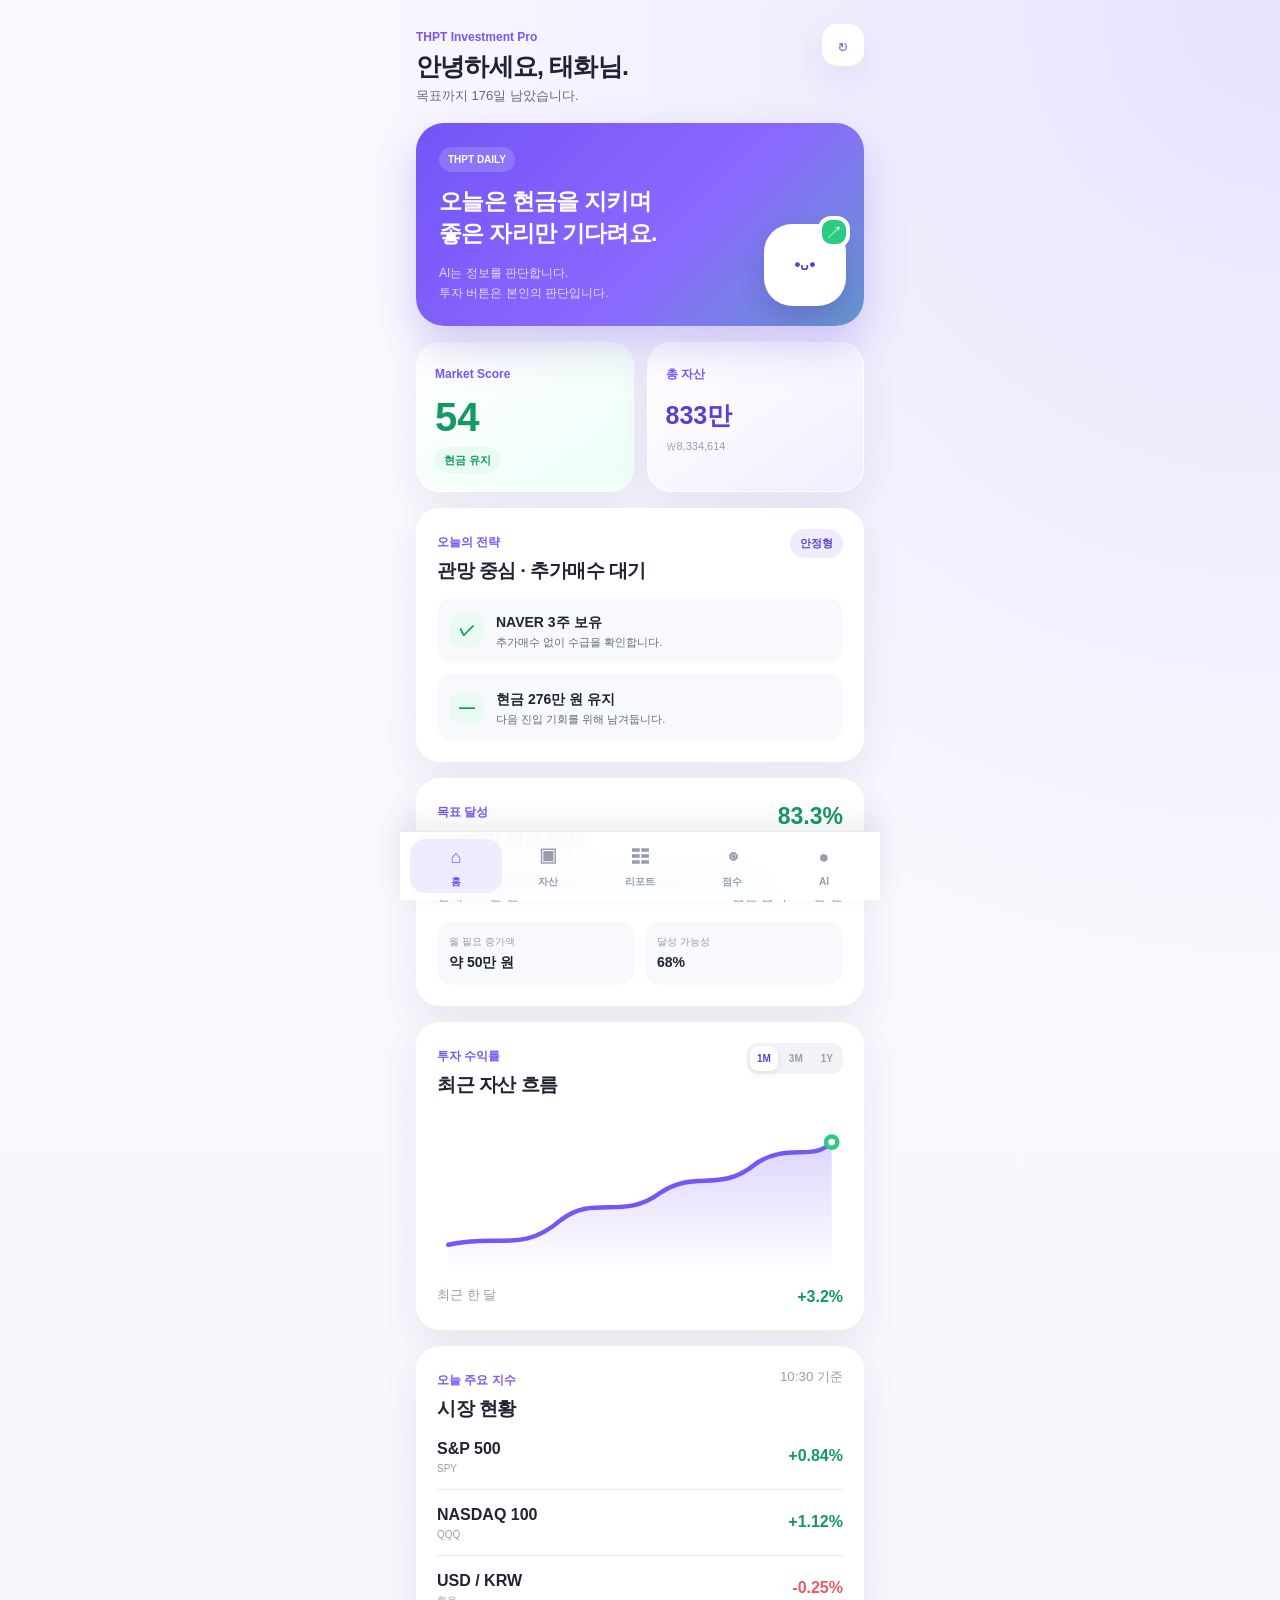
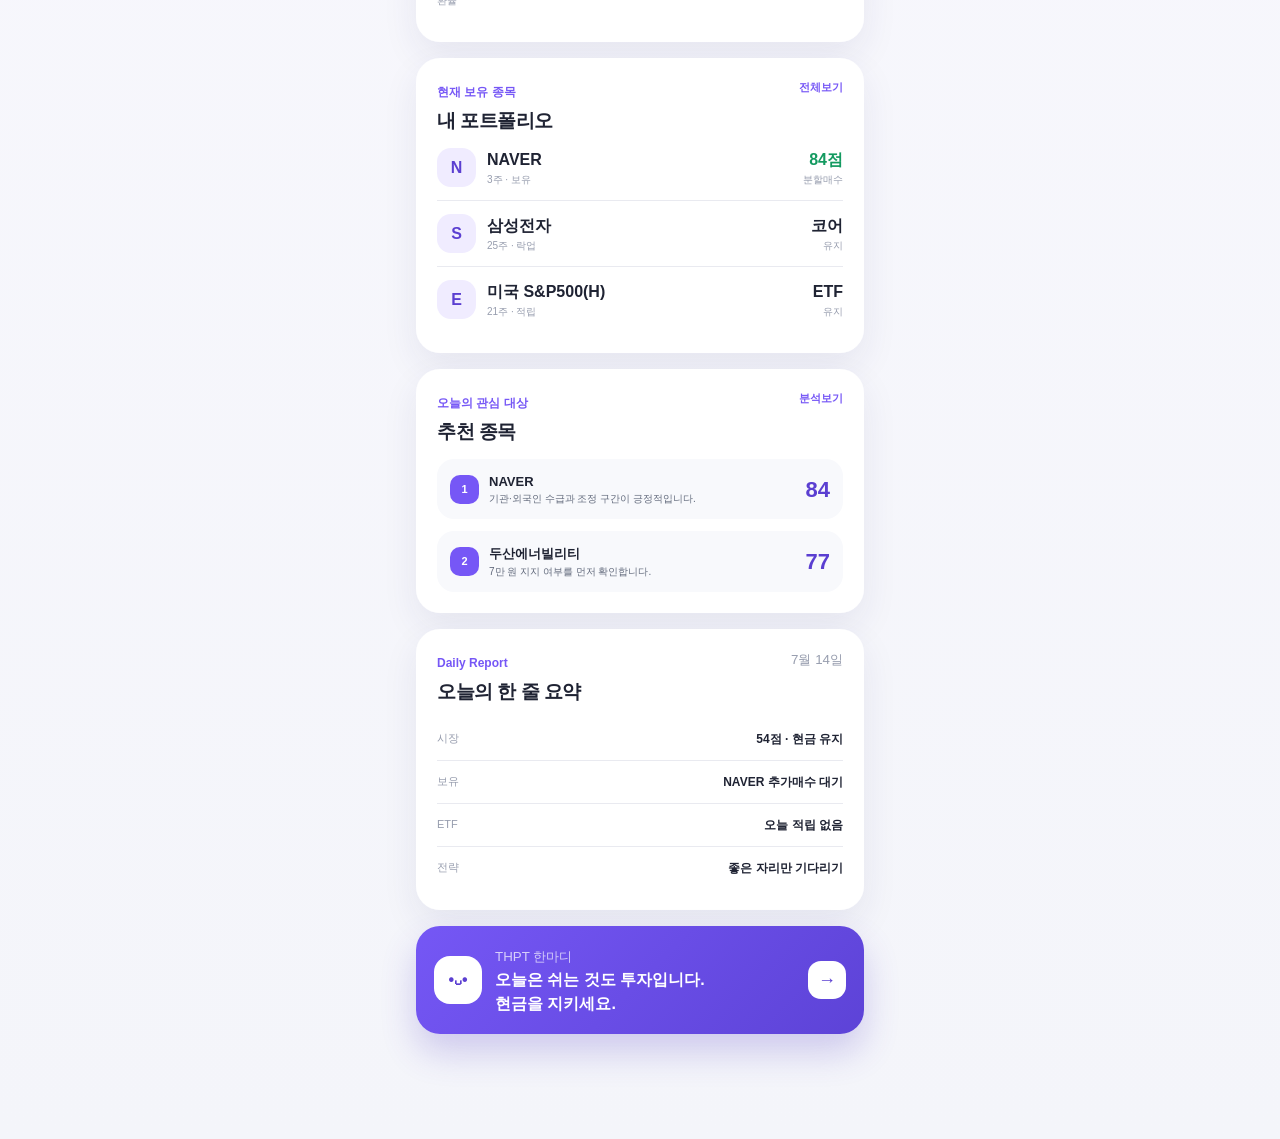
<file: index.html>
<!doctype html>
<html lang="ko">
<head>
  <meta charset="utf-8">
  <meta name="viewport" content="width=device-width,initial-scale=1">
  <title>THPT Investment Pro</title>
  <link rel="stylesheet" href="css/style.css">
</head>
<body>
<div class="app">
  <header class="top">
    <div><small>THPT Investment Pro</small><h1>안녕하세요, 태화님.</h1><p>목표까지 176일 남았습니다.</p></div>
    <button class="refresh">↻</button>
  </header>

  <main>
    <section class="hero">
      <div><span>THPT DAILY</span><h2>오늘은 현금을 지키며<br>좋은 자리만 기다려요.</h2><p>AI는 정보를 판단합니다.<br>투자 버튼은 본인의 판단입니다.</p></div>
      <div class="bot"><b>•ᴗ•</b><i>↗</i></div>
    </section>

    <section class="grid">
      <article class="mini market"><label>Market Score</label><strong>54</strong><em>현금 유지</em></article>
      <article class="mini asset"><label>총 자산</label><strong>833만</strong><em>₩8,334,614</em></article>
    </section>

    <section class="card">
      <div class="head"><div><label>오늘의 전략</label><h3>관망 중심 · 추가매수 대기</h3></div><span class="pill">안정형</span></div>
      <div class="action"><b>✓</b><div><strong>NAVER 3주 보유</strong><p>추가매수 없이 수급을 확인합니다.</p></div></div>
      <div class="action"><b>―</b><div><strong>현금 276만 원 유지</strong><p>다음 진입 기회를 위해 남겨둡니다.</p></div></div>
    </section>

    <section class="card">
      <div class="head"><div><label>목표 달성</label><h3>1,000만 원을 향해</h3></div><strong class="percent">83.3%</strong></div>
      <div class="track"><span></span></div>
      <div class="between muted"><small>현재 833만 원</small><small>남은 금액 167만 원</small></div>
      <div class="goalgrid">
        <div><small>월 필요 증가액</small><b>약 50만 원</b></div>
        <div><small>달성 가능성</small><b>68%</b></div>
      </div>
    </section>

    <section class="card">
      <div class="head"><div><label>투자 수익률</label><h3>최근 자산 흐름</h3></div><div class="range"><button class="on">1M</button><button>3M</button><button>1Y</button></div></div>
      <svg class="chart" viewBox="0 0 360 145">
        <defs><linearGradient id="fill" x1="0" y1="0" x2="0" y2="1"><stop offset="0" stop-color="#7657f6" stop-opacity=".25"/><stop offset="1" stop-color="#7657f6" stop-opacity="0"/></linearGradient></defs>
        <path class="area" d="M10 115 C55 105 75 123 110 93 C140 70 165 94 198 69 C230 48 250 70 283 43 C312 24 333 42 350 24 L350 140 L10 140Z"/>
        <path class="line" d="M10 115 C55 105 75 123 110 93 C140 70 165 94 198 69 C230 48 250 70 283 43 C312 24 333 42 350 24"/>
        <circle cx="350" cy="24" r="5"/>
      </svg>
      <div class="between muted"><small>최근 한 달</small><b class="up">+3.2%</b></div>
    </section>

    <section class="card">
      <div class="head"><div><label>오늘 주요 지수</label><h3>시장 현황</h3></div><small class="muted">10:30 기준</small></div>
      <div class="index"><span><b>S&amp;P 500</b><small>SPY</small></span><strong class="up">+0.84%</strong></div>
      <div class="index"><span><b>NASDAQ 100</b><small>QQQ</small></span><strong class="up">+1.12%</strong></div>
      <div class="index"><span><b>USD / KRW</b><small>환율</small></span><strong class="down">-0.25%</strong></div>
    </section>

    <section class="card">
      <div class="head"><div><label>현재 보유 종목</label><h3>내 포트폴리오</h3></div><button class="link">전체보기</button></div>
      <div class="stock"><i>N</i><span><b>NAVER</b><small>3주 · 보유</small></span><em><b class="up">84점</b><small>분할매수</small></em></div>
      <div class="stock"><i>S</i><span><b>삼성전자</b><small>25주 · 락업</small></span><em><b>코어</b><small>유지</small></em></div>
      <div class="stock"><i>E</i><span><b>미국 S&amp;P500(H)</b><small>21주 · 적립</small></span><em><b>ETF</b><small>유지</small></em></div>
    </section>

    <section class="card">
      <div class="head"><div><label>오늘의 관심 대상</label><h3>추천 종목</h3></div><button class="link">분석보기</button></div>
      <div class="recommend"><b>1</b><span><strong>NAVER</strong><small>기관·외국인 수급과 조정 구간이 긍정적입니다.</small></span><em>84</em></div>
      <div class="recommend"><b>2</b><span><strong>두산에너빌리티</strong><small>7만 원 지지 여부를 먼저 확인합니다.</small></span><em>77</em></div>
    </section>

    <section class="card">
      <div class="head"><div><label>Daily Report</label><h3>오늘의 한 줄 요약</h3></div><small class="muted">7월 14일</small></div>
      <ul class="report"><li><span>시장</span><b>54점 · 현금 유지</b></li><li><span>보유</span><b>NAVER 추가매수 대기</b></li><li><span>ETF</span><b>오늘 적립 없음</b></li><li><span>전략</span><b>좋은 자리만 기다리기</b></li></ul>
    </section>

    <section class="ai">
      <div class="face">•ᴗ•</div><div><small>THPT 한마디</small><h3>오늘은 쉬는 것도 투자입니다.<br>현금을 지키세요.</h3></div><button>→</button>
    </section>
  </main>

  <nav>
    <button class="active"><b>⌂</b><span>홈</span></button>
    <button><b>▣</b><span>자산</span></button>
    <button><b>☷</b><span>리포트</span></button>
    <button><b>◉</b><span>점수</span></button>
    <button><b>●</b><span>AI</span></button>
  </nav>
</div>
</body>
</html>
</file>
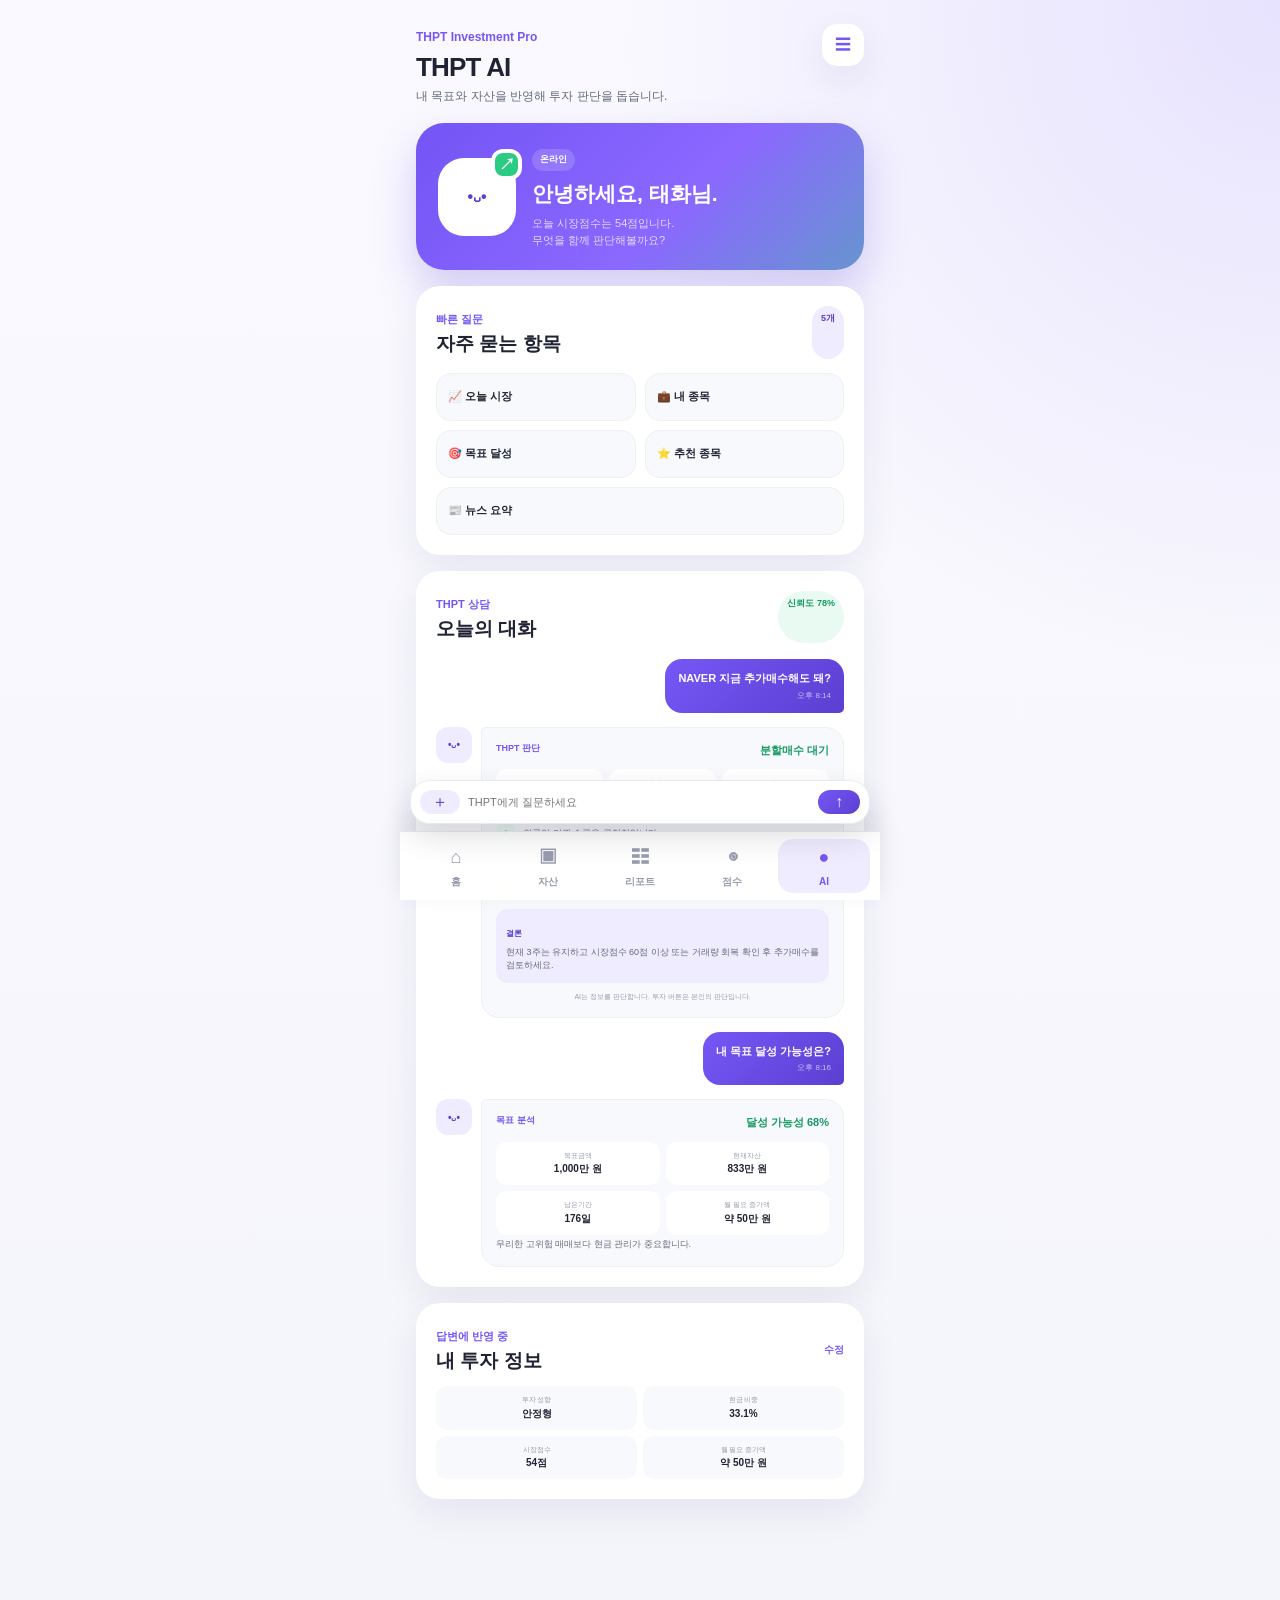
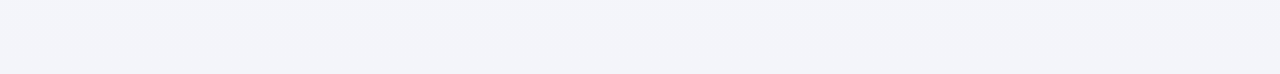
<file: chat.html>
<!DOCTYPE html>
<html lang="ko">
<head>
  <meta charset="UTF-8">
  <meta name="viewport" content="width=device-width, initial-scale=1.0">
  <title>THPT AI | THPT Investment Pro</title>
  <link rel="stylesheet" href="css/style.css">
  <link rel="stylesheet" href="css/chat.css">
</head>
<body>
<div class="app chat-app">
  <header class="chat-header">
    <div>
      <small>THPT Investment Pro</small>
      <h1>THPT AI</h1>
      <p>내 목표와 자산을 반영해 투자 판단을 돕습니다.</p>
    </div>
    <button class="history-button" type="button">☰</button>
  </header>

  <main class="chat-main">
    <section class="assistant-hero">
      <div class="assistant-avatar">•ᴗ•<i>↗</i></div>
      <div>
        <span>온라인</span>
        <h2>안녕하세요, 태화님.</h2>
        <p>오늘 시장점수는 54점입니다.<br>무엇을 함께 판단해볼까요?</p>
      </div>
    </section>

    <section class="chat-card">
      <div class="chat-title">
        <div><span>빠른 질문</span><h2>자주 묻는 항목</h2></div>
        <em>5개</em>
      </div>
      <div class="quick-grid">
        <button>📈 오늘 시장</button>
        <button>💼 내 종목</button>
        <button>🎯 목표 달성</button>
        <button>⭐ 추천 종목</button>
        <button class="wide">📰 뉴스 요약</button>
      </div>
    </section>

    <section class="chat-card">
      <div class="chat-title">
        <div><span>THPT 상담</span><h2>오늘의 대화</h2></div>
        <em class="confidence">신뢰도 78%</em>
      </div>

      <div class="conversation">
        <div class="user-message">
          <p>NAVER 지금 추가매수해도 돼?</p>
          <small>오후 8:14</small>
        </div>

        <div class="assistant-message">
          <div class="mini-avatar">•ᴗ•</div>
          <div class="answer-box">
            <div class="answer-head">
              <span>THPT 판단</span>
              <strong>분할매수 대기</strong>
            </div>

            <div class="score-grid">
              <div><span>시장점수</span><strong>54</strong></div>
              <div><span>종목점수</span><strong>84</strong></div>
              <div><span>전략</span><strong>안정형</strong></div>
            </div>

            <ul>
              <li><b class="plus">+</b> 외국인·기관 수급은 긍정적입니다.</li>
              <li><b class="plus">+</b> 18만 원 지지 가능성이 있습니다.</li>
              <li><b class="warn">!</b> 시장점수 60점 미만입니다.</li>
            </ul>

            <div class="conclusion">
              <span>결론</span>
              <p>현재 3주는 유지하고 시장점수 60점 이상 또는 거래량 회복 확인 후 추가매수를 검토하세요.</p>
            </div>

            <small class="notice">AI는 정보를 판단합니다. 투자 버튼은 본인의 판단입니다.</small>
          </div>
        </div>

        <div class="user-message">
          <p>내 목표 달성 가능성은?</p>
          <small>오후 8:16</small>
        </div>

        <div class="assistant-message">
          <div class="mini-avatar">•ᴗ•</div>
          <div class="answer-box">
            <div class="answer-head">
              <span>목표 분석</span>
              <strong>달성 가능성 68%</strong>
            </div>
            <div class="goal-grid">
              <div><span>목표금액</span><strong>1,000만 원</strong></div>
              <div><span>현재자산</span><strong>833만 원</strong></div>
              <div><span>남은기간</span><strong>176일</strong></div>
              <div><span>월 필요 증가액</span><strong>약 50만 원</strong></div>
            </div>
            <p class="opinion">무리한 고위험 매매보다 현금 관리가 중요합니다.</p>
          </div>
        </div>
      </div>
    </section>

    <section class="chat-card">
      <div class="chat-title">
        <div><span>답변에 반영 중</span><h2>내 투자 정보</h2></div>
        <button class="edit-button">수정</button>
      </div>
      <div class="context-grid">
        <div><span>투자 성향</span><strong>안정형</strong></div>
        <div><span>현금 비중</span><strong>33.1%</strong></div>
        <div><span>시장점수</span><strong>54점</strong></div>
        <div><span>월 필요 증가액</span><strong>약 50만 원</strong></div>
      </div>
    </section>
  </main>

  <form class="chat-input">
    <button type="button">＋</button>
    <input type="text" placeholder="THPT에게 질문하세요">
    <button type="submit">↑</button>
  </form>

  <nav>
    <a href="index.html"><b>⌂</b><span>홈</span></a>
    <a href="portfolio.html"><b>▣</b><span>자산</span></a>
    <a href="report.html"><b>☷</b><span>리포트</span></a>
    <a href="score.html"><b>◉</b><span>점수</span></a>
    <a class="active" href="chat.html"><b>●</b><span>AI</span></a>
  </nav>
</div>
</body>
</html>
</file>
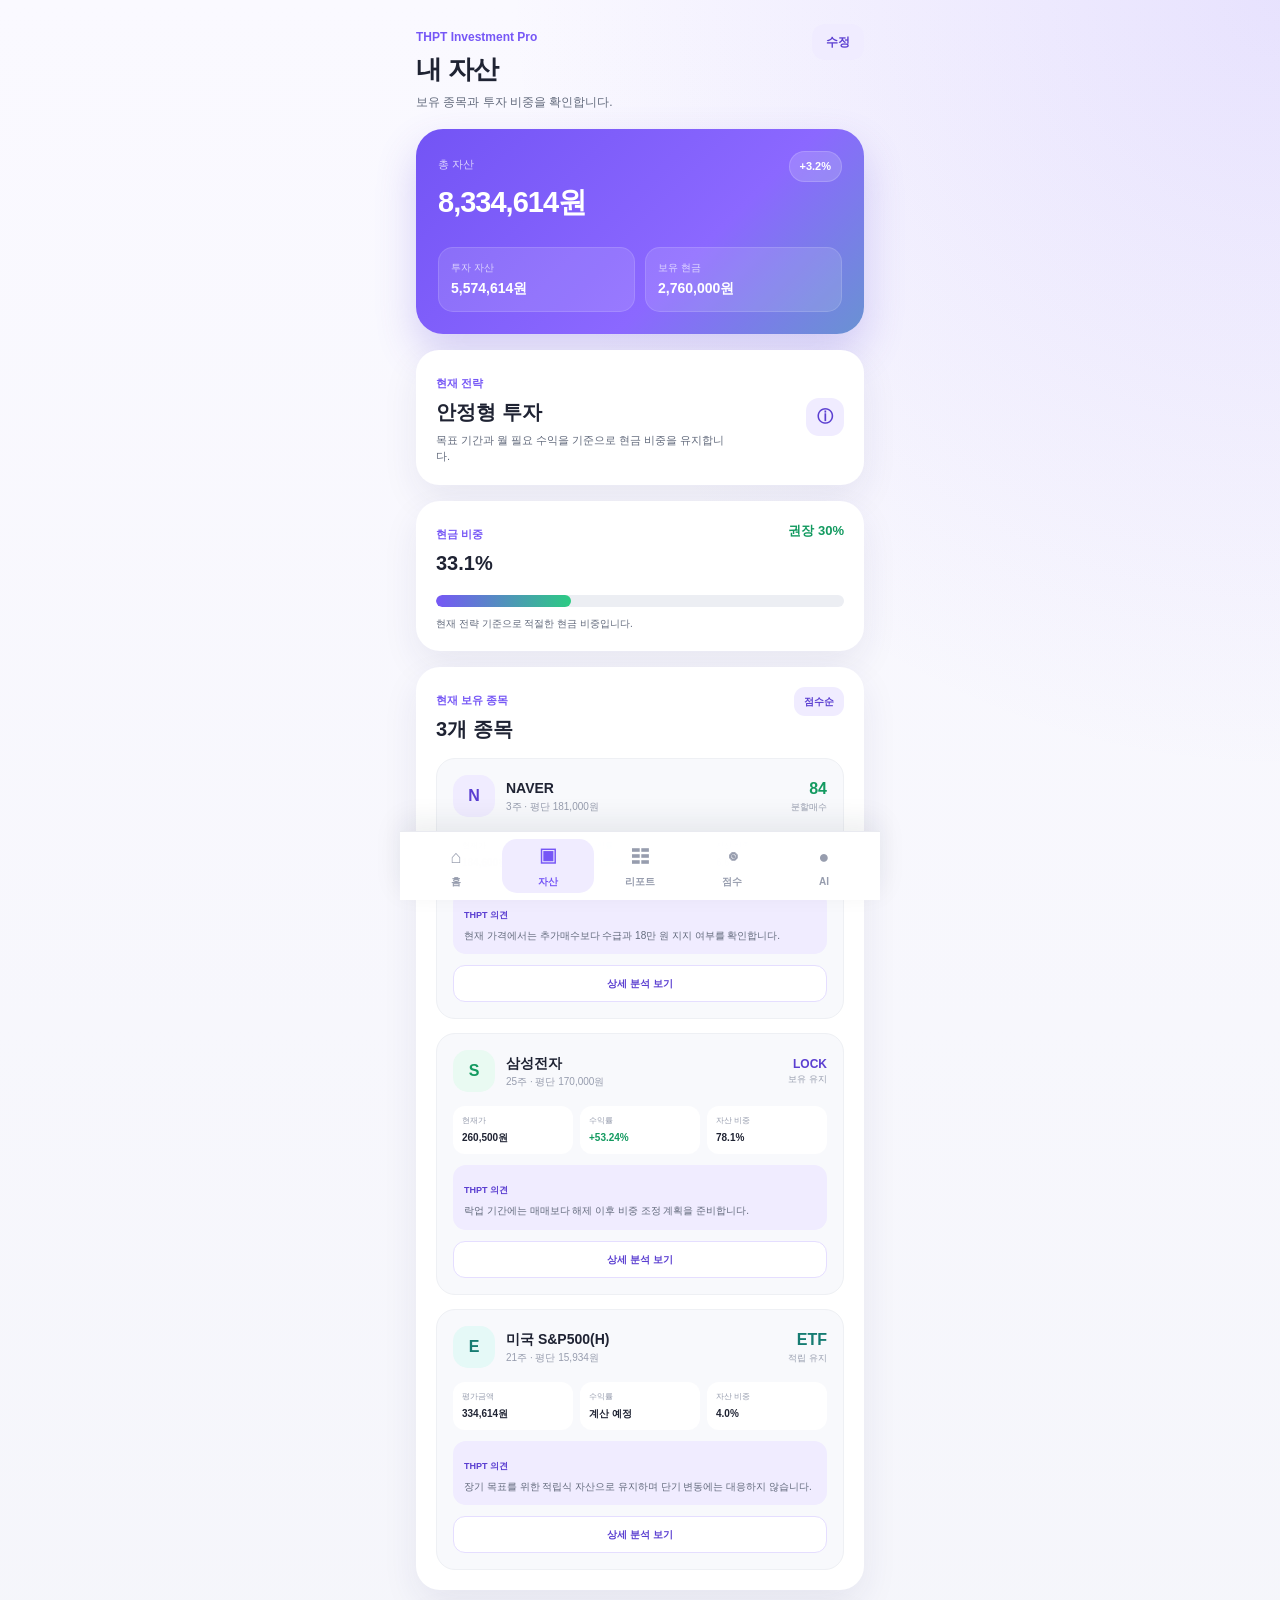
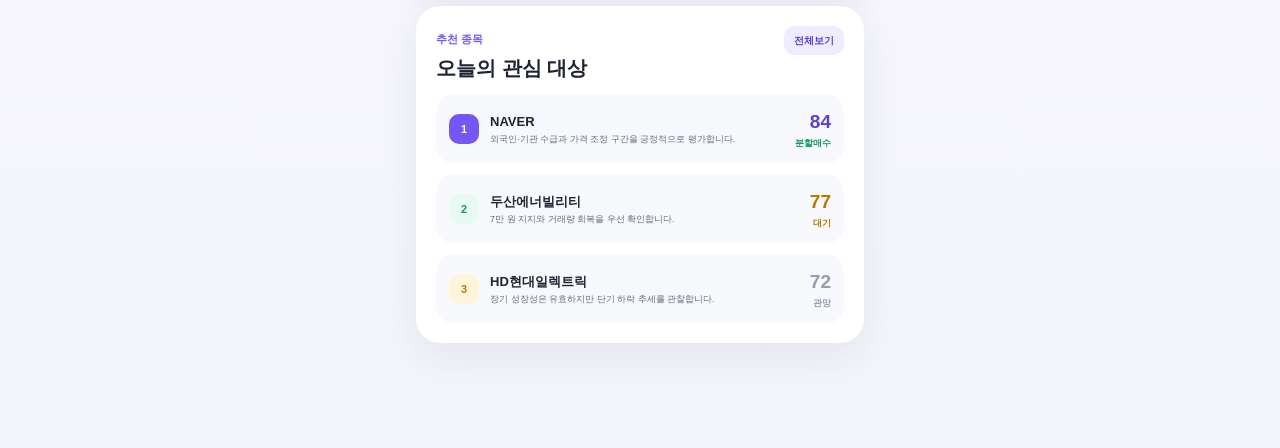
<file: portfilio.html>
<!DOCTYPE html>
<html lang="ko">
<head>
    <meta charset="UTF-8">
    <meta name="viewport" content="width=device-width, initial-scale=1.0">

    <title>자산 | THPT Investment Pro</title>

    <link rel="stylesheet" href="css/style.css">
    <link rel="stylesheet" href="css/portfolio.css">
</head>

<body>

<div class="app portfolio-app">

    <header class="portfolio-header">
        <div>
            <small>THPT Investment Pro</small>
            <h1>내 자산</h1>
            <p>보유 종목과 투자 비중을 확인합니다.</p>
        </div>

        <button class="edit-button" type="button">
            수정
        </button>
    </header>


    <main class="portfolio-main">

        <section class="portfolio-summary">

            <div class="summary-top">
                <div>
                    <span>총 자산</span>
                    <strong>8,334,614원</strong>
                </div>

                <span class="profit-chip">
                    +3.2%
                </span>
            </div>

            <div class="asset-breakdown">

                <div>
                    <span>투자 자산</span>
                    <strong>5,574,614원</strong>
                </div>

                <div>
                    <span>보유 현금</span>
                    <strong>2,760,000원</strong>
                </div>

            </div>

        </section>


        <section class="strategy-summary">

            <div>
                <span class="portfolio-label">
                    현재 전략
                </span>

                <h2>안정형 투자</h2>

                <p>
                    목표 기간과 월 필요 수익을 기준으로
                    현금 비중을 유지합니다.
                </p>
            </div>

            <button class="info-button" type="button">
                ⓘ
            </button>

        </section>


        <section class="cash-ratio-card">

            <div class="portfolio-section-title">
                <div>
                    <span>현금 비중</span>
                    <h2>33.1%</h2>
                </div>

                <strong>권장 30%</strong>
            </div>

            <div class="cash-progress">
                <span></span>
            </div>

            <p>
                현재 전략 기준으로 적절한 현금 비중입니다.
            </p>

        </section>


        <section class="portfolio-card">

            <div class="portfolio-section-title">
                <div>
                    <span>현재 보유 종목</span>
                    <h2>3개 종목</h2>
                </div>

                <button class="sort-button" type="button">
                    점수순
                </button>
            </div>


            <article class="holding-card">

                <div class="holding-top">

                    <div class="holding-identity">
                        <div class="holding-logo naver">
                            N
                        </div>

                        <div>
                            <h3>NAVER</h3>
                            <p>3주 · 평단 181,000원</p>
                        </div>
                    </div>

                    <div class="holding-score positive-score">
                        <strong>84</strong>
                        <span>분할매수</span>
                    </div>

                </div>

                <div class="holding-numbers">

                    <div>
                        <span>현재가</span>
                        <strong>184,600원</strong>
                    </div>

                    <div>
                        <span>수익률</span>
                        <strong class="positive-text">+1.99%</strong>
                    </div>

                    <div>
                        <span>자산 비중</span>
                        <strong>6.6%</strong>
                    </div>

                </div>

                <div class="holding-opinion">
                    <span>THPT 의견</span>
                    <p>
                        현재 가격에서는 추가매수보다
                        수급과 18만 원 지지 여부를 확인합니다.
                    </p>
                </div>

                <button class="detail-button" type="button">
                    상세 분석 보기
                </button>

            </article>


            <article class="holding-card">

                <div class="holding-top">

                    <div class="holding-identity">
                        <div class="holding-logo samsung">
                            S
                        </div>

                        <div>
                            <h3>삼성전자</h3>
                            <p>25주 · 평단 170,000원</p>
                        </div>
                    </div>

                    <div class="holding-score neutral-score">
                        <strong>LOCK</strong>
                        <span>보유 유지</span>
                    </div>

                </div>

                <div class="holding-numbers">

                    <div>
                        <span>현재가</span>
                        <strong>260,500원</strong>
                    </div>

                    <div>
                        <span>수익률</span>
                        <strong class="positive-text">+53.24%</strong>
                    </div>

                    <div>
                        <span>자산 비중</span>
                        <strong>78.1%</strong>
                    </div>

                </div>

                <div class="holding-opinion">
                    <span>THPT 의견</span>
                    <p>
                        락업 기간에는 매매보다 해제 이후
                        비중 조정 계획을 준비합니다.
                    </p>
                </div>

                <button class="detail-button" type="button">
                    상세 분석 보기
                </button>

            </article>


            <article class="holding-card">

                <div class="holding-top">

                    <div class="holding-identity">
                        <div class="holding-logo etf">
                            E
                        </div>

                        <div>
                            <h3>미국 S&amp;P500(H)</h3>
                            <p>21주 · 평단 15,934원</p>
                        </div>
                    </div>

                    <div class="holding-score etf-score">
                        <strong>ETF</strong>
                        <span>적립 유지</span>
                    </div>

                </div>

                <div class="holding-numbers">

                    <div>
                        <span>평가금액</span>
                        <strong>334,614원</strong>
                    </div>

                    <div>
                        <span>수익률</span>
                        <strong>계산 예정</strong>
                    </div>

                    <div>
                        <span>자산 비중</span>
                        <strong>4.0%</strong>
                    </div>

                </div>

                <div class="holding-opinion">
                    <span>THPT 의견</span>
                    <p>
                        장기 목표를 위한 적립식 자산으로 유지하며
                        단기 변동에는 대응하지 않습니다.
                    </p>
                </div>

                <button class="detail-button" type="button">
                    상세 분석 보기
                </button>

            </article>

        </section>


        <section class="portfolio-card">

            <div class="portfolio-section-title">
                <div>
                    <span>추천 종목</span>
                    <h2>오늘의 관심 대상</h2>
                </div>

                <button class="sort-button" type="button">
                    전체보기
                </button>
            </div>


            <article class="candidate-card">

                <div class="candidate-rank">
                    1
                </div>

                <div class="candidate-content">
                    <h3>NAVER</h3>
                    <p>
                        외국인·기관 수급과 가격 조정 구간을
                        긍정적으로 평가합니다.
                    </p>
                </div>

                <div class="candidate-result">
                    <strong>84</strong>
                    <span>분할매수</span>
                </div>

            </article>


            <article class="candidate-card">

                <div class="candidate-rank second">
                    2
                </div>

                <div class="candidate-content">
                    <h3>두산에너빌리티</h3>
                    <p>
                        7만 원 지지와 거래량 회복을
                        우선 확인합니다.
                    </p>
                </div>

                <div class="candidate-result wait">
                    <strong>77</strong>
                    <span>대기</span>
                </div>

            </article>


            <article class="candidate-card">

                <div class="candidate-rank third">
                    3
                </div>

                <div class="candidate-content">
                    <h3>HD현대일렉트릭</h3>
                    <p>
                        장기 성장성은 유효하지만
                        단기 하락 추세를 관찰합니다.
                    </p>
                </div>

                <div class="candidate-result observe">
                    <strong>72</strong>
                    <span>관망</span>
                </div>

            </article>

        </section>

    </main>


    <nav>
        <a href="index.html">
            <b>⌂</b>
            <span>홈</span>
        </a>

        <a class="active" href="portfolio.html">
            <b>▣</b>
            <span>자산</span>
        </a>

        <a href="#">
            <b>☷</b>
            <span>리포트</span>
        </a>

        <a href="#">
            <b>◉</b>
            <span>점수</span>
        </a>

        <a href="#">
            <b>●</b>
            <span>AI</span>
        </a>
    </nav>

</div>

</body>
</html>
</file>
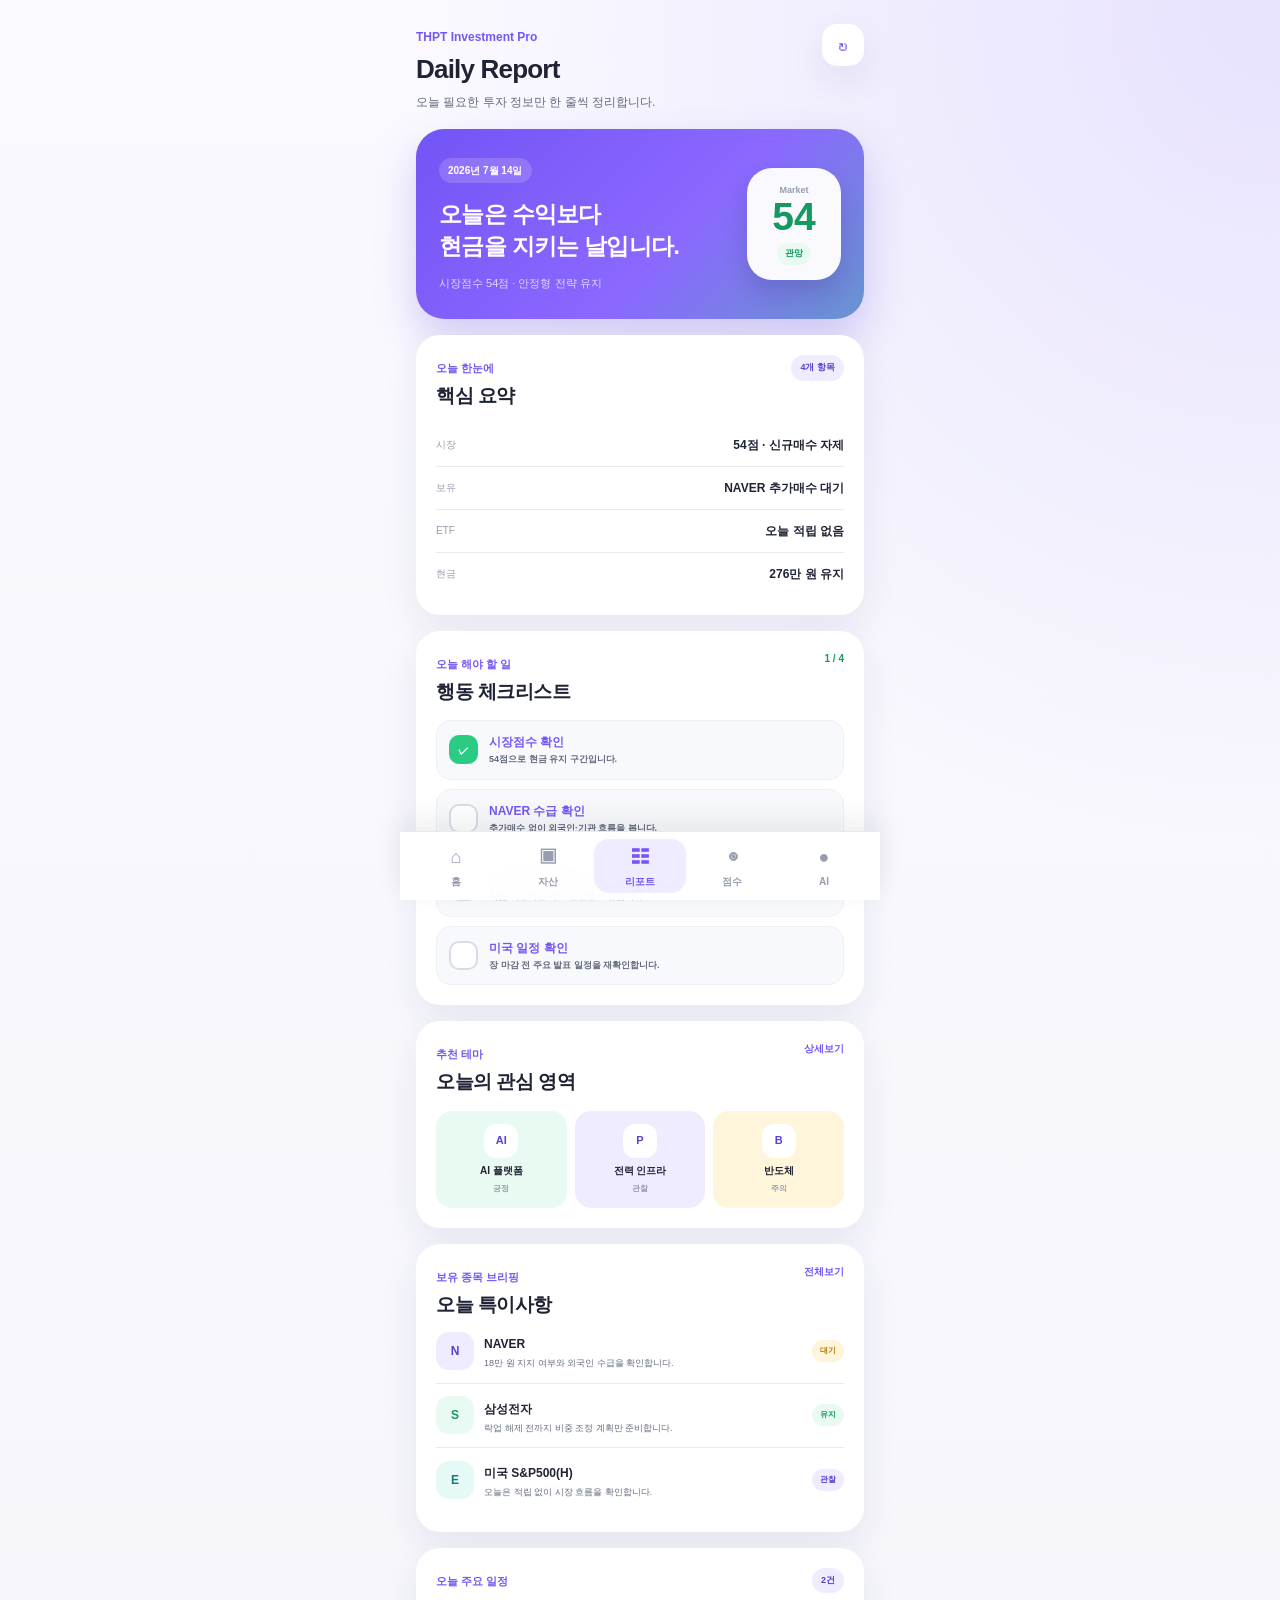
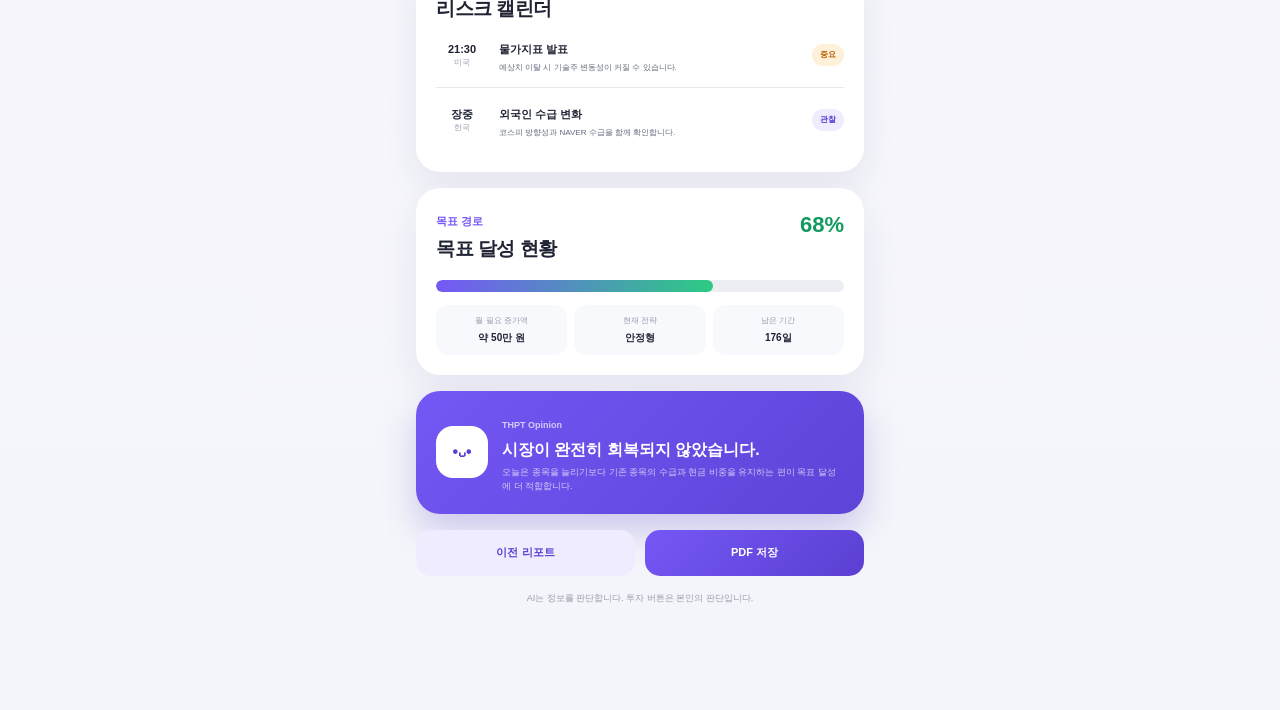
<file: report.html>
<!DOCTYPE html>
<html lang="ko">
<head>
    <meta charset="UTF-8">
    <meta name="viewport" content="width=device-width, initial-scale=1.0">
    <title>Daily Report | THPT Investment Pro</title>
    <link rel="stylesheet" href="css/style.css">
    <link rel="stylesheet" href="css/report.css">
</head>
<body>
<div class="app report-app">

    <header class="report-header">
        <div>
            <small>THPT Investment Pro</small>
            <h1>Daily Report</h1>
            <p>오늘 필요한 투자 정보만 한 줄씩 정리합니다.</p>
        </div>

        <button class="report-refresh" type="button" aria-label="리포트 새로고침">
            ↻
        </button>
    </header>

    <main class="report-main">

        <section class="report-hero">
            <div>
                <span class="report-date">2026년 7월 14일</span>
                <h2>오늘은 수익보다<br>현금을 지키는 날입니다.</h2>
                <p>시장점수 54점 · 안정형 전략 유지</p>
            </div>

            <div class="report-score">
                <span>Market</span>
                <strong>54</strong>
                <em>관망</em>
            </div>
        </section>

        <section class="report-card quick-summary">
            <div class="report-section-title">
                <div>
                    <span>오늘 한눈에</span>
                    <h2>핵심 요약</h2>
                </div>
                <span class="summary-badge">4개 항목</span>
            </div>

            <ul class="summary-list">
                <li>
                    <span class="summary-label">시장</span>
                    <strong>54점 · 신규매수 자제</strong>
                </li>
                <li>
                    <span class="summary-label">보유</span>
                    <strong>NAVER 추가매수 대기</strong>
                </li>
                <li>
                    <span class="summary-label">ETF</span>
                    <strong>오늘 적립 없음</strong>
                </li>
                <li>
                    <span class="summary-label">현금</span>
                    <strong>276만 원 유지</strong>
                </li>
            </ul>
        </section>

        <section class="report-card">
            <div class="report-section-title">
                <div>
                    <span>오늘 해야 할 일</span>
                    <h2>행동 체크리스트</h2>
                </div>
                <span class="progress-text">1 / 4</span>
            </div>

            <div class="check-list">
                <label class="check-item completed">
                    <input type="checkbox" checked>
                    <span class="custom-check">✓</span>
                    <div>
                        <strong>시장점수 확인</strong>
                        <p>54점으로 현금 유지 구간입니다.</p>
                    </div>
                </label>

                <label class="check-item">
                    <input type="checkbox">
                    <span class="custom-check"></span>
                    <div>
                        <strong>NAVER 수급 확인</strong>
                        <p>추가매수 없이 외국인·기관 흐름을 봅니다.</p>
                    </div>
                </label>

                <label class="check-item">
                    <input type="checkbox">
                    <span class="custom-check"></span>
                    <div>
                        <strong>삼성전자 보유 유지</strong>
                        <p>락업 기간에는 매도 판단을 보류합니다.</p>
                    </div>
                </label>

                <label class="check-item">
                    <input type="checkbox">
                    <span class="custom-check"></span>
                    <div>
                        <strong>미국 일정 확인</strong>
                        <p>장 마감 전 주요 발표 일정을 재확인합니다.</p>
                    </div>
                </label>
            </div>
        </section>

        <section class="report-card">
            <div class="report-section-title">
                <div>
                    <span>추천 테마</span>
                    <h2>오늘의 관심 영역</h2>
                </div>
                <button class="text-button" type="button">상세보기</button>
            </div>

            <div class="theme-grid">
                <article class="theme-card positive-theme">
                    <div class="theme-icon">AI</div>
                    <strong>AI 플랫폼</strong>
                    <span>긍정</span>
                </article>

                <article class="theme-card neutral-theme">
                    <div class="theme-icon">P</div>
                    <strong>전력 인프라</strong>
                    <span>관찰</span>
                </article>

                <article class="theme-card caution-theme">
                    <div class="theme-icon">B</div>
                    <strong>반도체</strong>
                    <span>주의</span>
                </article>
            </div>
        </section>

        <section class="report-card">
            <div class="report-section-title">
                <div>
                    <span>보유 종목 브리핑</span>
                    <h2>오늘 특이사항</h2>
                </div>
                <button class="text-button" type="button">전체보기</button>
            </div>

            <article class="brief-row">
                <div class="brief-logo purple-logo">N</div>
                <div class="brief-content">
                    <strong>NAVER</strong>
                    <p>18만 원 지지 여부와 외국인 수급을 확인합니다.</p>
                </div>
                <span class="brief-status wait-status">대기</span>
            </article>

            <article class="brief-row">
                <div class="brief-logo green-logo">S</div>
                <div class="brief-content">
                    <strong>삼성전자</strong>
                    <p>락업 해제 전까지 비중 조정 계획만 준비합니다.</p>
                </div>
                <span class="brief-status hold-status">유지</span>
            </article>

            <article class="brief-row">
                <div class="brief-logo mint-logo">E</div>
                <div class="brief-content">
                    <strong>미국 S&amp;P500(H)</strong>
                    <p>오늘은 적립 없이 시장 흐름을 확인합니다.</p>
                </div>
                <span class="brief-status observe-status">관찰</span>
            </article>
        </section>

        <section class="report-card">
            <div class="report-section-title">
                <div>
                    <span>오늘 주요 일정</span>
                    <h2>리스크 캘린더</h2>
                </div>
                <span class="calendar-badge">2건</span>
            </div>

            <div class="calendar-item">
                <div class="calendar-time">
                    <strong>21:30</strong>
                    <span>미국</span>
                </div>
                <div>
                    <strong>물가지표 발표</strong>
                    <p>예상치 이탈 시 기술주 변동성이 커질 수 있습니다.</p>
                </div>
                <span class="risk-chip high-risk">중요</span>
            </div>

            <div class="calendar-item">
                <div class="calendar-time">
                    <strong>장중</strong>
                    <span>한국</span>
                </div>
                <div>
                    <strong>외국인 수급 변화</strong>
                    <p>코스피 방향성과 NAVER 수급을 함께 확인합니다.</p>
                </div>
                <span class="risk-chip normal-risk">관찰</span>
            </div>
        </section>

        <section class="report-card">
            <div class="report-section-title">
                <div>
                    <span>목표 경로</span>
                    <h2>목표 달성 현황</h2>
                </div>
                <strong class="goal-percent">68%</strong>
            </div>

            <div class="goal-bar">
                <span></span>
            </div>

            <div class="goal-stat-grid">
                <div>
                    <span>월 필요 증가액</span>
                    <strong>약 50만 원</strong>
                </div>
                <div>
                    <span>현재 전략</span>
                    <strong>안정형</strong>
                </div>
                <div>
                    <span>남은 기간</span>
                    <strong>176일</strong>
                </div>
            </div>
        </section>

        <section class="thpt-opinion">
            <div class="opinion-face">•ᴗ•</div>
            <div>
                <span>THPT Opinion</span>
                <h2>시장이 완전히 회복되지 않았습니다.</h2>
                <p>
                    오늘은 종목을 늘리기보다 기존 종목의 수급과
                    현금 비중을 유지하는 편이 목표 달성에 더 적합합니다.
                </p>
            </div>
        </section>

        <section class="report-actions">
            <button class="secondary-action" type="button">
                이전 리포트
            </button>
            <button class="primary-action" type="button">
                PDF 저장
            </button>
        </section>

        <p class="disclaimer">
            AI는 정보를 판단합니다. 투자 버튼은 본인의 판단입니다.
        </p>

    </main>

    <nav>
        <a href="index.html">
            <b>⌂</b>
            <span>홈</span>
        </a>

        <a href="portfolio.html">
            <b>▣</b>
            <span>자산</span>
        </a>

        <a class="active" href="report.html">
            <b>☷</b>
            <span>리포트</span>
        </a>

        <a href="score.html">
            <b>◉</b>
            <span>점수</span>
        </a>

        <a href="#">
            <b>●</b>
            <span>AI</span>
        </a>
    </nav>

</div>
</body>
</html>
</file>
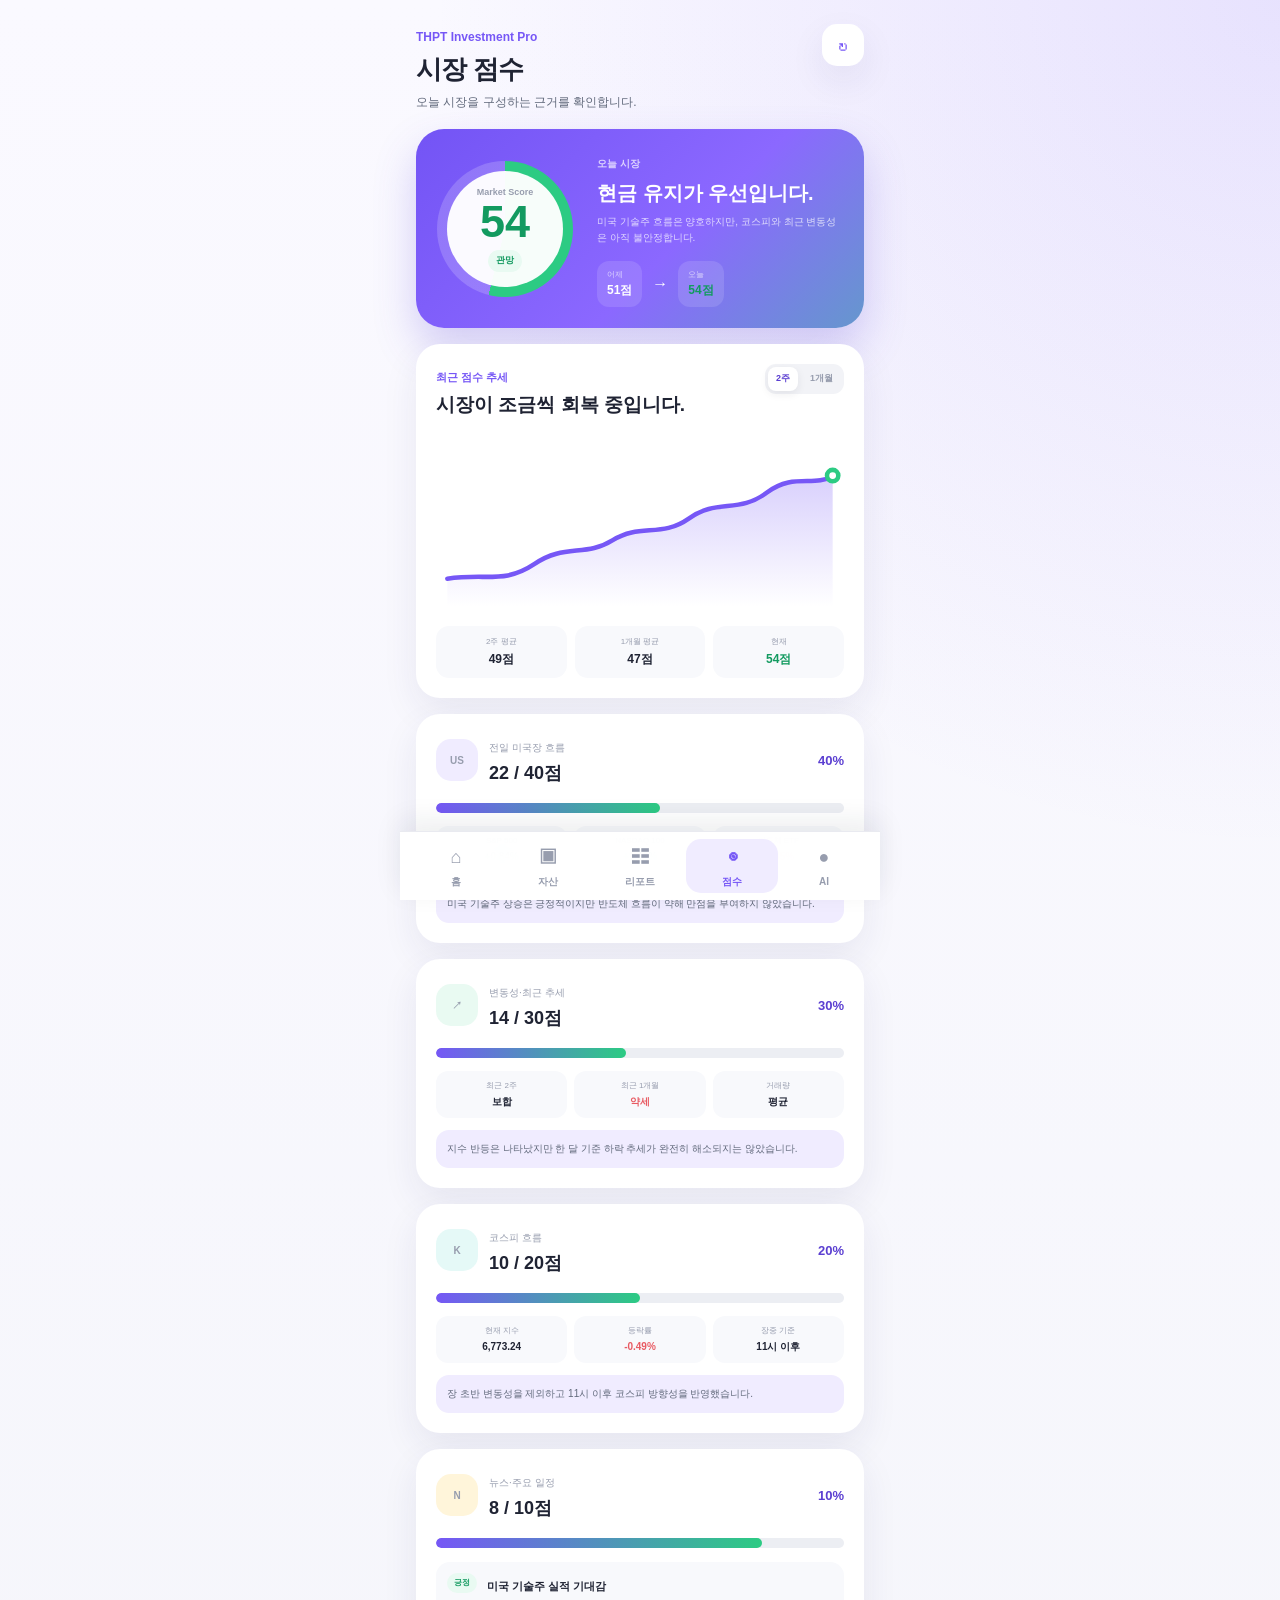
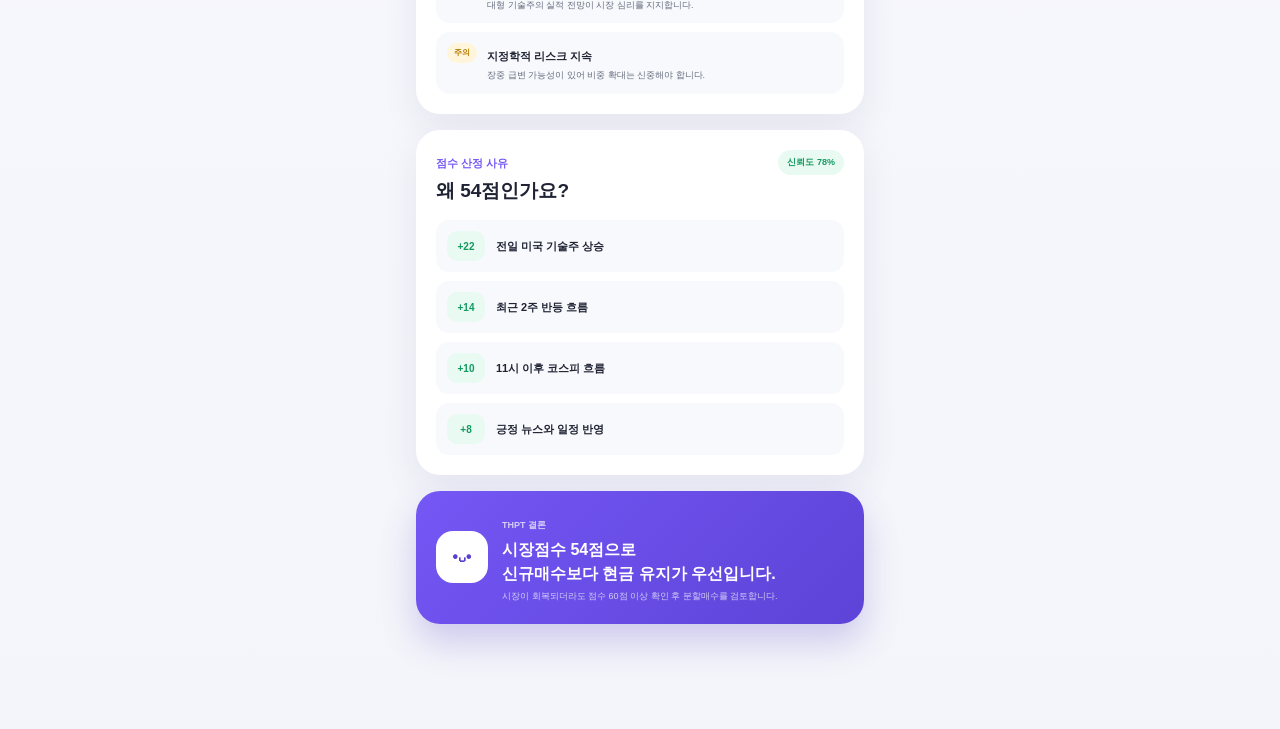
<file: score.html>
<!DOCTYPE html>
<html lang="ko">
<head>
    <meta charset="UTF-8">
    <meta name="viewport" content="width=device-width, initial-scale=1.0">

    <title>시장 점수 | THPT Investment Pro</title>

    <link rel="stylesheet" href="css/style.css">
    <link rel="stylesheet" href="css/score.css">
</head>

<body>

<div class="app score-app">

    <header class="score-header">

        <div>
            <small>THPT Investment Pro</small>
            <h1>시장 점수</h1>
            <p>오늘 시장을 구성하는 근거를 확인합니다.</p>
        </div>

        <button class="score-refresh" type="button">
            ↻
        </button>

    </header>


    <main class="score-main">

        <!-- 대표 시장 점수 -->

        <section class="score-hero">

            <div class="score-circle">

                <div class="score-circle-inner">
                    <span>Market Score</span>
                    <strong>54</strong>
                    <em>관망</em>
                </div>

            </div>


            <div class="score-summary">

                <span class="score-label">
                    오늘 시장
                </span>

                <h2>현금 유지가 우선입니다.</h2>

                <p>
                    미국 기술주 흐름은 양호하지만,
                    코스피와 최근 변동성은 아직 불안정합니다.
                </p>


                <div class="score-change">

                    <div>
                        <span>어제</span>
                        <strong>51점</strong>
                    </div>

                    <div class="score-arrow">
                        →
                    </div>

                    <div>
                        <span>오늘</span>
                        <strong class="positive-text">54점</strong>
                    </div>

                </div>

            </div>

        </section>


        <!-- 점수 추세 -->

        <section class="score-card">

            <div class="score-section-title">

                <div>
                    <span>최근 점수 추세</span>
                    <h2>시장이 조금씩 회복 중입니다.</h2>
                </div>

                <div class="score-range-buttons">
                    <button class="active" type="button">2주</button>
                    <button type="button">1개월</button>
                </div>

            </div>


            <div class="score-chart">

                <svg
                    viewBox="0 0 360 160"
                    role="img"
                    aria-label="최근 시장 점수 그래프"
                >

                    <defs>

                        <linearGradient
                            id="scoreFill"
                            x1="0"
                            y1="0"
                            x2="0"
                            y2="1"
                        >

                            <stop
                                offset="0%"
                                stop-color="#7657f6"
                                stop-opacity="0.28"
                            />

                            <stop
                                offset="100%"
                                stop-color="#7657f6"
                                stop-opacity="0"
                            />

                        </linearGradient>

                    </defs>


                    <path
                        class="score-chart-area"
                        d="
                            M10 125
                            C45 120 60 130 87 112
                            C113 94 132 106 156 91
                            C180 76 199 89 223 72
                            C248 54 267 68 292 49
                            C316 31 334 45 350 34
                            L350 150
                            L10 150
                            Z
                        "
                    />


                    <path
                        class="score-chart-line"
                        d="
                            M10 125
                            C45 120 60 130 87 112
                            C113 94 132 106 156 91
                            C180 76 199 89 223 72
                            C248 54 267 68 292 49
                            C316 31 334 45 350 34
                        "
                    />


                    <circle
                        cx="350"
                        cy="34"
                        r="5"
                    />

                </svg>

            </div>


            <div class="score-history">

                <div>
                    <span>2주 평균</span>
                    <strong>49점</strong>
                </div>

                <div>
                    <span>1개월 평균</span>
                    <strong>47점</strong>
                </div>

                <div>
                    <span>현재</span>
                    <strong class="positive-text">54점</strong>
                </div>

            </div>

        </section>


        <!-- 미국 시장 -->

        <section class="score-card">

            <div class="factor-header">

                <div>
                    <span class="factor-icon usa-icon">
                        US
                    </span>

                    <div>
                        <span>전일 미국장 흐름</span>
                        <h2>22 / 40점</h2>
                    </div>
                </div>

                <strong class="factor-weight">
                    40%
                </strong>

            </div>


            <div class="factor-progress">
                <span style="width:55%"></span>
            </div>


            <div class="factor-detail">

                <div>
                    <span>S&amp;P 500</span>
                    <strong class="positive-text">+0.84%</strong>
                </div>

                <div>
                    <span>NASDAQ 100</span>
                    <strong class="positive-text">+1.12%</strong>
                </div>

                <div>
                    <span>반도체 ETF</span>
                    <strong class="negative-text">-0.35%</strong>
                </div>

            </div>


            <p class="factor-comment">
                미국 기술주 상승은 긍정적이지만
                반도체 흐름이 약해 만점을 부여하지 않았습니다.
            </p>

        </section>


        <!-- 변동성 추세 -->

        <section class="score-card">

            <div class="factor-header">

                <div>
                    <span class="factor-icon trend-icon">
                        ↗
                    </span>

                    <div>
                        <span>변동성·최근 추세</span>
                        <h2>14 / 30점</h2>
                    </div>
                </div>

                <strong class="factor-weight">
                    30%
                </strong>

            </div>


            <div class="factor-progress">
                <span style="width:46.6%"></span>
            </div>


            <div class="factor-detail">

                <div>
                    <span>최근 2주</span>
                    <strong>보합</strong>
                </div>

                <div>
                    <span>최근 1개월</span>
                    <strong class="negative-text">약세</strong>
                </div>

                <div>
                    <span>거래량</span>
                    <strong>평균</strong>
                </div>

            </div>


            <p class="factor-comment">
                지수 반등은 나타났지만
                한 달 기준 하락 추세가 완전히 해소되지는 않았습니다.
            </p>

        </section>


        <!-- 코스피 -->

        <section class="score-card">

            <div class="factor-header">

                <div>
                    <span class="factor-icon kospi-icon">
                        K
                    </span>

                    <div>
                        <span>코스피 흐름</span>
                        <h2>10 / 20점</h2>
                    </div>
                </div>

                <strong class="factor-weight">
                    20%
                </strong>

            </div>


            <div class="factor-progress">
                <span style="width:50%"></span>
            </div>


            <div class="factor-detail">

                <div>
                    <span>현재 지수</span>
                    <strong>6,773.24</strong>
                </div>

                <div>
                    <span>등락률</span>
                    <strong class="negative-text">-0.49%</strong>
                </div>

                <div>
                    <span>장중 기준</span>
                    <strong>11시 이후</strong>
                </div>

            </div>


            <p class="factor-comment">
                장 초반 변동성을 제외하고
                11시 이후 코스피 방향성을 반영했습니다.
            </p>

        </section>


        <!-- 뉴스 -->

        <section class="score-card">

            <div class="factor-header">

                <div>
                    <span class="factor-icon news-icon">
                        N
                    </span>

                    <div>
                        <span>뉴스·주요 일정</span>
                        <h2>8 / 10점</h2>
                    </div>
                </div>

                <strong class="factor-weight">
                    10%
                </strong>

            </div>


            <div class="factor-progress">
                <span style="width:80%"></span>
            </div>


            <div class="news-list">

                <article class="news-item">

                    <span class="news-status positive-news">
                        긍정
                    </span>

                    <div>
                        <strong>미국 기술주 실적 기대감</strong>
                        <p>대형 기술주의 실적 전망이 시장 심리를 지지합니다.</p>
                    </div>

                </article>


                <article class="news-item">

                    <span class="news-status caution-news">
                        주의
                    </span>

                    <div>
                        <strong>지정학적 리스크 지속</strong>
                        <p>장중 급변 가능성이 있어 비중 확대는 신중해야 합니다.</p>
                    </div>

                </article>

            </div>

        </section>


        <!-- 점수 산정 사유 -->

        <section class="score-card reason-card">

            <div class="score-section-title">

                <div>
                    <span>점수 산정 사유</span>
                    <h2>왜 54점인가요?</h2>
                </div>

                <span class="confidence-chip">
                    신뢰도 78%
                </span>

            </div>


            <ul class="reason-list">

                <li>
                    <span class="reason-plus">+22</span>
                    <p>전일 미국 기술주 상승</p>
                </li>

                <li>
                    <span class="reason-plus">+14</span>
                    <p>최근 2주 반등 흐름</p>
                </li>

                <li>
                    <span class="reason-plus">+10</span>
                    <p>11시 이후 코스피 흐름</p>
                </li>

                <li>
                    <span class="reason-plus">+8</span>
                    <p>긍정 뉴스와 일정 반영</p>
                </li>

            </ul>

        </section>


        <!-- 오늘 전략 -->

        <section class="score-conclusion">

            <div class="score-conclusion-icon">
                •ᴗ•
            </div>

            <div>
                <span>THPT 결론</span>

                <h2>
                    시장점수 54점으로<br>
                    신규매수보다 현금 유지가 우선입니다.
                </h2>

                <p>
                    시장이 회복되더라도
                    점수 60점 이상 확인 후 분할매수를 검토합니다.
                </p>
            </div>

        </section>

    </main>


    <nav>

        <a href="index.html">
            <b>⌂</b>
            <span>홈</span>
        </a>

        <a href="portfolio.html">
            <b>▣</b>
            <span>자산</span>
        </a>

        <a href="#">
            <b>☷</b>
            <span>리포트</span>
        </a>

        <a class="active" href="score.html">
            <b>◉</b>
            <span>점수</span>
        </a>

        <a href="#">
            <b>●</b>
            <span>AI</span>
        </a>

    </nav>

</div>

</body>
</html>
</file>
<file: css/style.css>
/* =========================================================
   THPT Investment Pro
   Home UI v1
========================================================= */


/* =========================================================
   1. Color System
========================================================= */

:root {
    --purple: #7657f6;
    --purple-dark: #5b3fd1;
    --purple-soft: #f0ecff;

    --green: #2ccb83;
    --green-dark: #139a60;
    --green-soft: #e9faf2;

    --background: #f4f5fa;
    --white: #ffffff;

    --text: #1f2333;
    --text-soft: #626a7c;
    --muted: #979dae;

    --line: #e9eaf0;
    --red: #e85b63;

    --shadow:
        0 14px 36px
        rgba(43, 34, 99, 0.08);
}


/* =========================================================
   2. Reset
========================================================= */

* {
    box-sizing: border-box;
    margin: 0;
    padding: 0;
}

html {
    scroll-behavior: smooth;
}

body {
    min-height: 100vh;

    color: var(--text);

    background:
        radial-gradient(
            circle at top right,
            rgba(118, 87, 246, 0.14),
            transparent 32%
        ),
        linear-gradient(
            180deg,
            #faf9ff 0%,
            var(--background) 100%
        );

    font-family:
        Pretendard,
        "Noto Sans KR",
        -apple-system,
        BlinkMacSystemFont,
        "Segoe UI",
        sans-serif;

    line-height: 1.5;
}

button {
    font: inherit;
}


/* =========================================================
   3. Main Layout
========================================================= */

.app {
    width: 100%;
    max-width: 480px;
    min-height: 100vh;

    margin: 0 auto;

    padding:
        24px
        16px
        105px;
}

main {
    display: flex;
    flex-direction: column;
    gap: 16px;
}


/* =========================================================
   4. Top Header
========================================================= */

.top {
    display: flex;
    justify-content: space-between;
    align-items: flex-start;

    gap: 15px;

    margin-bottom: 18px;
}

.top small,
label {
    color: var(--purple);

    font-size: 12px;
    font-weight: 850;
}

.top h1 {
    font-size: 25px;
    letter-spacing: -0.8px;
}

.top p {
    color: var(--text-soft);

    font-size: 13px;
}

.refresh {
    width: 42px;
    height: 42px;

    color: var(--purple);
    background: var(--white);

    border: none;
    border-radius: 15px;

    box-shadow: var(--shadow);

    font-size: 20px;

    cursor: pointer;
}


/* =========================================================
   5. Hero Card
========================================================= */

.hero {
    position: relative;

    display: flex;

    min-height: 185px;

    padding: 23px;

    overflow: hidden;

    color: var(--white);

    background:
        linear-gradient(
            135deg,
            #7354f5 0%,
            #8b68ff 58%,
            #37d092 150%
        );

    border-radius: 28px;

    box-shadow:
        0 20px 42px
        rgba(97, 70, 218, 0.25);
}

.hero span {
    display: inline-flex;

    padding: 5px 9px;

    background:
        rgba(255, 255, 255, 0.16);

    border-radius: 999px;

    font-size: 10px;
    font-weight: 850;
}

.hero h2 {
    margin-top: 14px;

    font-size: 23px;
    line-height: 1.38;
    letter-spacing: -0.7px;
}

.hero p {
    margin-top: 15px;

    color:
        rgba(255, 255, 255, 0.78);

    font-size: 12px;
    line-height: 1.6;
}


/* =========================================================
   6. THPT Character
========================================================= */

.bot {
    position: absolute;

    right: 18px;
    bottom: 20px;

    display: grid;
    place-items: center;

    width: 82px;
    height: 82px;

    color: var(--purple-dark);
    background: var(--white);

    border-radius: 28px;

    box-shadow:
        0 12px 24px
        rgba(42, 30, 96, 0.18);
}

.bot b {
    font-size: 17px;
}

.bot i {
    position: absolute;

    right: -4px;
    top: -8px;

    display: grid;
    place-items: center;

    width: 32px;
    height: 32px;

    color: var(--white);
    background: var(--green);

    border:
        4px solid
        var(--white);

    border-radius: 13px;

    font-style: normal;
    font-size: 18px;
}


/* =========================================================
   7. Summary Grid
========================================================= */

.grid {
    display: grid;
    grid-template-columns: 1fr 1fr;

    gap: 13px;
}


/* =========================================================
   8. General Cards
========================================================= */

.mini,
.card {
    background:
        rgba(255, 255, 255, 0.95);

    border:
        1px solid
        rgba(255, 255, 255, 0.9);

    border-radius: 24px;

    box-shadow: var(--shadow);
}

.mini {
    padding: 18px;
}

.card {
    padding: 20px;
}


/* =========================================================
   9. Market Score Card
========================================================= */

.market {
    background:
        linear-gradient(
            145deg,
            #ffffff,
            #edfff6
        );
}

.market strong {
    display: block;

    margin-top: 12px;

    color: var(--green-dark);

    font-size: 40px;
    line-height: 1;
}

.market em {
    display: inline-flex;

    margin-top: 10px;
    padding: 5px 9px;

    color: var(--green-dark);
    background: var(--green-soft);

    border-radius: 999px;

    font-style: normal;
    font-size: 11px;
    font-weight: 850;
}


/* =========================================================
   10. Asset Card
========================================================= */

.asset {
    background:
        linear-gradient(
            145deg,
            #ffffff,
            #f2eeff
        );
}

.asset strong {
    display: block;

    margin-top: 18px;

    color: var(--purple-dark);

    font-size: 25px;
    line-height: 1;
}

.asset em {
    display: block;

    margin-top: 10px;

    color: var(--muted);

    font-style: normal;
    font-size: 11px;
}


/* =========================================================
   11. Card Headings
========================================================= */

.head,
.between {
    display: flex;
    justify-content: space-between;
    align-items: flex-start;

    gap: 12px;
}

.head h3 {
    margin-top: 4px;

    font-size: 19px;
    letter-spacing: -0.5px;
}

.pill {
    padding: 6px 10px;

    color: var(--purple-dark);
    background: var(--purple-soft);

    border-radius: 999px;

    font-size: 11px;
    font-weight: 850;
}


/* =========================================================
   12. Strategy Items
========================================================= */

.action {
    display: flex;
    align-items: center;

    gap: 12px;

    margin-top: 11px;
    padding: 13px;

    background: #f8f9fc;

    border-radius: 17px;
}

.action > b {
    display: grid;
    place-items: center;

    flex: none;

    width: 34px;
    height: 34px;

    color: var(--green-dark);
    background: var(--green-soft);

    border-radius: 12px;
}

.action strong {
    font-size: 14px;
}

.action p {
    color: var(--text-soft);

    font-size: 11px;
}


/* =========================================================
   13. Goal Progress
========================================================= */

.percent {
    color: var(--green-dark);

    font-size: 23px;
}

.track {
    height: 13px;

    margin-top: 18px;

    overflow: hidden;

    background: #eceef3;

    border-radius: 999px;
}

.track span {
    display: block;

    width: 83.3%;
    height: 100%;

    background:
        linear-gradient(
            90deg,
            var(--purple),
            var(--green)
        );

    border-radius: inherit;
}

.muted {
    color: var(--muted);
}

.goalgrid {
    display: grid;
    grid-template-columns: 1fr 1fr;

    gap: 10px;

    margin-top: 16px;
}

.goalgrid div {
    padding: 12px;

    background: #f8f9fc;

    border-radius: 15px;
}

.goalgrid small,
.goalgrid b {
    display: block;
}

.goalgrid small {
    color: var(--muted);

    font-size: 10px;
}

.goalgrid b {
    margin-top: 3px;

    font-size: 14px;
}


/* =========================================================
   14. Range Buttons
========================================================= */

.range {
    display: flex;

    gap: 4px;

    padding: 3px;

    background: #f2f3f7;

    border-radius: 11px;
}

.range button {
    padding: 5px 7px;

    color: var(--muted);
    background: transparent;

    border: none;
    border-radius: 8px;

    font-size: 10px;
    font-weight: 800;

    cursor: pointer;
}

.range .on {
    color: var(--purple-dark);
    background: var(--white);

    box-shadow:
        0 3px 9px
        rgba(32, 35, 51, 0.08);
}


/* =========================================================
   15. Chart
========================================================= */

.chart {
    width: 100%;

    margin-top: 15px;
}

.area {
    fill: url("#fill");
}

.line {
    fill: none;

    stroke: var(--purple);
    stroke-width: 4;
    stroke-linecap: round;
}

.chart circle {
    fill: var(--white);

    stroke: var(--green);
    stroke-width: 4;
}

.up {
    color: var(--green-dark);
}

.down {
    color: var(--red);
}


/* =========================================================
   16. Index Rows
========================================================= */

.index,
.stock {
    display: flex;
    align-items: center;
    justify-content: space-between;

    padding: 13px 0;

    border-bottom:
        1px solid
        var(--line);
}

.index:last-child,
.stock:last-child {
    border-bottom: none;
}

.index span,
.stock span {
    display: flex;
    flex-direction: column;
}

.index small,
.stock small {
    color: var(--muted);

    font-size: 10px;
}


/* =========================================================
   17. Text Link Buttons
========================================================= */

.link {
    color: var(--purple);
    background: transparent;

    border: none;

    font-size: 11px;
    font-weight: 850;

    cursor: pointer;
}


/* =========================================================
   18. Stock Rows
========================================================= */

.stock {
    gap: 11px;
}

.stock i {
    display: grid;
    place-items: center;

    flex: none;

    width: 39px;
    height: 39px;

    color: var(--purple-dark);
    background: var(--purple-soft);

    border-radius: 14px;

    font-style: normal;
    font-weight: 900;
}

.stock span {
    flex: 1;
}

.stock em {
    text-align: right;

    font-style: normal;
}

.stock em b,
.stock em small {
    display: block;
}


/* =========================================================
   19. Recommendation Cards
========================================================= */

.recommend {
    display: flex;
    align-items: center;

    gap: 10px;

    margin-top: 12px;
    padding: 13px;

    background: #f8f9fc;

    border-radius: 17px;
}

.recommend > b {
    display: grid;
    place-items: center;

    flex: none;

    width: 29px;
    height: 29px;

    color: var(--white);
    background: var(--purple);

    border-radius: 10px;

    font-size: 11px;
}

.recommend span {
    flex: 1;
}

.recommend span > * {
    display: block;
}

.recommend strong {
    font-size: 13px;
}

.recommend small {
    color: var(--text-soft);

    font-size: 10px;
}

.recommend em {
    color: var(--purple-dark);

    font-style: normal;
    font-size: 22px;
    font-weight: 900;
}


/* =========================================================
   20. Daily Report
========================================================= */

.report {
    margin-top: 12px;

    list-style: none;
}

.report li {
    display: flex;
    justify-content: space-between;

    gap: 12px;

    padding: 12px 0;

    border-bottom:
        1px solid
        var(--line);
}

.report li:last-child {
    border-bottom: none;
}

.report span {
    color: var(--muted);

    font-size: 11px;
}

.report b {
    text-align: right;

    font-size: 12px;
}


/* =========================================================
   21. AI Card
========================================================= */

.ai {
    display: flex;
    align-items: center;

    gap: 13px;

    padding: 18px;

    color: var(--white);

    background:
        linear-gradient(
            135deg,
            #7557f5,
            #5d43d7
        );

    border-radius: 24px;

    box-shadow:
        0 18px 35px
        rgba(83, 61, 195, 0.24);
}

.face {
    display: grid;
    place-items: center;

    flex: none;

    width: 48px;
    height: 48px;

    color: var(--purple-dark);
    background: var(--white);

    border-radius: 16px;

    font-weight: 900;
}

.ai > div:nth-child(2) {
    flex: 1;
}

.ai small {
    color:
        rgba(255, 255, 255, 0.72);
}

.ai h3 {
    font-size: 16px;
}

.ai button {
    width: 38px;
    height: 38px;

    color: var(--purple-dark);
    background: var(--white);

    border: none;
    border-radius: 13px;

    font-size: 18px;

    cursor: pointer;
}


/* =========================================================
   22. Bottom Navigation
========================================================= */

nav {
    position: fixed;

    left: 50%;
    bottom: 0;

    z-index: 20;

    display: grid;
    grid-template-columns: repeat(5, 1fr);

    width: min(480px, 100%);

    padding:
        7px
        10px
        calc(
            7px +
            env(safe-area-inset-bottom)
        );

    background:
        rgba(255, 255, 255, 0.95);

    border-top:
        1px solid
        var(--line);

    box-shadow:
        0 -10px 28px
        rgba(31, 35, 51, 0.08);

    backdrop-filter: blur(18px);

    transform: translateX(-50%);
}

nav button {
    display: flex;
    flex-direction: column;
    align-items: center;
    justify-content: center;

    gap: 3px;

    min-height: 54px;

    color: var(--muted);
    background: transparent;

    border: none;
    border-radius: 15px;

    font-size: 10px;
    font-weight: 800;

    cursor: pointer;
}

nav button.active {
    color: var(--purple);
    background: var(--purple-soft);
}

nav b {
    font-size: 18px;
}


/* =========================================================
   23. Mobile Responsive
========================================================= */

@media (max-width: 390px) {

    .app {
        padding-left: 13px;
        padding-right: 13px;
    }

    .hero h2 {
        font-size: 21px;
    }

    .bot {
        right: 9px;

        transform: scale(0.88);
        transform-origin: right bottom;
    }

    .grid {
        gap: 10px;
    }

    .mini {
        padding: 15px;
    }

    .market strong {
        font-size: 37px;
    }

    .asset strong {
        font-size: 22px;
    }

}
</file>
<file: css/chat.css>
.chat-app{padding-top:24px;padding-bottom:175px}.chat-header{display:flex;justify-content:space-between;gap:16px;margin-bottom:18px}.chat-header small{color:var(--purple);font-size:12px;font-weight:850}.chat-header h1{font-size:26px;letter-spacing:-.8px}.chat-header p{color:var(--text-soft);font-size:12px}.history-button{width:42px;height:42px;color:var(--purple);background:#fff;border:0;border-radius:15px;box-shadow:var(--shadow)}.chat-main{display:flex;flex-direction:column;gap:16px}.assistant-hero{display:flex;align-items:center;gap:16px;padding:22px;color:#fff;background:linear-gradient(135deg,#7354f5,#8b68ff 58%,#38cf92 155%);border-radius:28px;box-shadow:0 20px 42px rgba(97,70,218,.25)}.assistant-avatar{position:relative;display:grid;place-items:center;width:78px;height:78px;color:var(--purple-dark);background:#fff;border-radius:26px;font-weight:900}.assistant-avatar i{position:absolute;right:-6px;top:-9px;display:grid;place-items:center;width:31px;height:31px;color:#fff;background:var(--green);border:4px solid #fff;border-radius:12px;font-style:normal}.assistant-hero span{display:inline-flex;padding:4px 8px;background:rgba(255,255,255,.16);border-radius:999px;font-size:9px;font-weight:850}.assistant-hero h2{margin-top:7px;font-size:21px}.assistant-hero p{margin-top:6px;color:rgba(255,255,255,.75);font-size:11px}.chat-card{padding:20px;background:#fff;border-radius:24px;box-shadow:var(--shadow)}.chat-title{display:flex;justify-content:space-between;gap:14px}.chat-title span{color:var(--purple);font-size:11px;font-weight:850}.chat-title h2{font-size:19px}.chat-title em{padding:6px 9px;color:var(--purple-dark);background:var(--purple-soft);border-radius:999px;font-style:normal;font-size:9px;font-weight:850}.chat-title .confidence{color:var(--green-dark);background:var(--green-soft)}.quick-grid{display:grid;grid-template-columns:1fr 1fr;gap:9px;margin-top:14px}.quick-grid button{min-height:48px;padding:11px;color:var(--text);background:#f8f9fc;border:1px solid #eef0f4;border-radius:15px;text-align:left;font-size:11px;font-weight:800}.quick-grid .wide{grid-column:span 2}.conversation{display:flex;flex-direction:column;gap:14px;margin-top:16px}.user-message{align-self:flex-end;max-width:80%;padding:11px 13px;color:#fff;background:linear-gradient(135deg,var(--purple),var(--purple-dark));border-radius:17px 17px 5px 17px}.user-message p{font-size:11px;font-weight:750}.user-message small{display:block;margin-top:3px;color:rgba(255,255,255,.65);text-align:right;font-size:8px}.assistant-message{display:flex;align-items:flex-start;gap:9px}.mini-avatar{display:grid;place-items:center;flex:none;width:36px;height:36px;color:var(--purple-dark);background:var(--purple-soft);border-radius:12px;font-size:10px;font-weight:900}.answer-box{flex:1;min-width:0;padding:14px;background:#f8f9fc;border:1px solid #eef0f4;border-radius:5px 18px 18px 18px}.answer-head{display:flex;justify-content:space-between;gap:10px}.answer-head span{color:var(--purple);font-size:9px;font-weight:850}.answer-head strong{color:var(--green-dark);font-size:11px}.score-grid,.goal-grid,.context-grid{display:grid;grid-template-columns:repeat(3,1fr);gap:6px;margin-top:11px}.goal-grid,.context-grid{grid-template-columns:repeat(2,1fr)}.score-grid div,.goal-grid div,.context-grid div{padding:9px 5px;text-align:center;background:#fff;border-radius:11px}.context-grid div{background:#f8f9fc}.score-grid span,.score-grid strong,.goal-grid span,.goal-grid strong,.context-grid span,.context-grid strong{display:block}.score-grid span,.goal-grid span,.context-grid span{color:var(--muted);font-size:7px}.score-grid strong,.goal-grid strong,.context-grid strong{font-size:10px}.answer-box ul{display:grid;gap:7px;margin-top:11px;list-style:none}.answer-box li{display:flex;align-items:center;gap:7px;color:var(--text-soft);font-size:9px}.plus,.warn{display:grid;place-items:center;width:20px;height:20px;border-radius:7px}.plus{color:var(--green-dark);background:var(--green-soft)}.warn{color:#b77700;background:#fff5da}.conclusion{margin-top:11px;padding:10px;background:var(--purple-soft);border-radius:12px}.conclusion span{color:var(--purple-dark);font-size:8px;font-weight:850}.conclusion p,.opinion{margin-top:3px;color:var(--text-soft);font-size:9px;line-height:1.55}.notice{display:block;margin-top:9px;color:var(--muted);text-align:center;font-size:7px}.edit-button{color:var(--purple);background:transparent;border:0;font-size:10px;font-weight:850}.chat-input{position:fixed;left:50%;bottom:76px;z-index:40;display:grid;grid-template-columns:40px 1fr 42px;gap:8px;width:min(460px,calc(100% - 20px));padding:9px;background:rgba(255,255,255,.96);border:1px solid var(--line);border-radius:20px;box-shadow:0 13px 30px rgba(31,35,51,.14);transform:translateX(-50%)}.chat-input input{min-width:0;border:0;outline:0;font-size:11px}.chat-input button{border:0;border-radius:13px}.chat-input button:first-child{color:var(--purple-dark);background:var(--purple-soft)}.chat-input button:last-child{color:#fff;background:linear-gradient(135deg,var(--purple),var(--purple-dark))}nav a{display:flex;flex-direction:column;align-items:center;justify-content:center;gap:3px;min-height:54px;color:var(--muted);border-radius:15px;text-decoration:none;font-size:10px;font-weight:800}nav a.active{color:var(--purple);background:var(--purple-soft)}nav a b{font-size:18px}@media(max-width:390px){.assistant-hero{padding:18px}.assistant-avatar{width:68px;height:68px}.assistant-hero h2{font-size:18px}.chat-input{width:calc(100% - 16px)}}
</file>
<file: css/portfolio.css>
/* =========================================================
   THPT Investment Pro
   Portfolio UI
========================================================= */

.portfolio-app {
    padding-top: 24px;
}

.portfolio-header {
    display: flex;
    align-items: flex-start;
    justify-content: space-between;

    gap: 16px;

    margin-bottom: 18px;
}

.portfolio-header small {
    color: var(--purple);

    font-size: 12px;
    font-weight: 850;
}

.portfolio-header h1 {
    margin-top: 2px;

    font-size: 26px;
    letter-spacing: -0.8px;
}

.portfolio-header p {
    margin-top: 4px;

    color: var(--text-soft);

    font-size: 12px;
}

.edit-button {
    padding: 9px 14px;

    color: var(--purple-dark);
    background: var(--purple-soft);

    border: none;
    border-radius: 13px;

    font-size: 12px;
    font-weight: 850;

    cursor: pointer;
}

.portfolio-main {
    display: flex;
    flex-direction: column;

    gap: 16px;
}


/* 총자산 */

.portfolio-summary {
    padding: 22px;

    color: var(--white);

    background:
        linear-gradient(
            135deg,
            #7354f5,
            #8b68ff 62%,
            #38cf92 155%
        );

    border-radius: 27px;

    box-shadow:
        0 19px 40px
        rgba(97, 70, 218, 0.24);
}

.summary-top {
    display: flex;
    align-items: flex-start;
    justify-content: space-between;

    gap: 15px;
}

.summary-top span {
    color:
        rgba(255, 255, 255, 0.74);

    font-size: 11px;
}

.summary-top strong {
    display: block;

    margin-top: 6px;

    font-size: 29px;
    letter-spacing: -1px;
}

.profit-chip {
    padding: 6px 10px;

    color: var(--white) !important;
    background:
        rgba(255, 255, 255, 0.16);

    border:
        1px solid
        rgba(255, 255, 255, 0.16);

    border-radius: 999px;

    font-weight: 850;
}

.asset-breakdown {
    display: grid;
    grid-template-columns: 1fr 1fr;

    gap: 10px;

    margin-top: 22px;
}

.asset-breakdown div {
    padding: 12px;

    background:
        rgba(255, 255, 255, 0.12);

    border:
        1px solid
        rgba(255, 255, 255, 0.13);

    border-radius: 15px;
}

.asset-breakdown span,
.asset-breakdown strong {
    display: block;
}

.asset-breakdown span {
    color:
        rgba(255, 255, 255, 0.7);

    font-size: 10px;
}

.asset-breakdown strong {
    margin-top: 3px;

    font-size: 14px;
}


/* 현재 전략 */

.strategy-summary {
    display: flex;
    align-items: center;
    justify-content: space-between;

    gap: 15px;

    padding: 20px;

    background: var(--white);

    border-radius: 23px;

    box-shadow: var(--shadow);
}

.portfolio-label {
    color: var(--purple);

    font-size: 11px;
    font-weight: 850;
}

.strategy-summary h2 {
    margin-top: 3px;

    font-size: 20px;
}

.strategy-summary p {
    max-width: 290px;

    margin-top: 5px;

    color: var(--text-soft);

    font-size: 11px;
}

.info-button {
    display: grid;
    place-items: center;

    flex: none;

    width: 38px;
    height: 38px;

    color: var(--purple-dark);
    background: var(--purple-soft);

    border: none;
    border-radius: 13px;

    font-weight: 900;

    cursor: pointer;
}


/* 현금 비중 */

.cash-ratio-card,
.portfolio-card {
    padding: 20px;

    background: var(--white);

    border-radius: 24px;

    box-shadow: var(--shadow);
}

.portfolio-section-title {
    display: flex;
    align-items: flex-start;
    justify-content: space-between;

    gap: 14px;
}

.portfolio-section-title span {
    color: var(--purple);

    font-size: 11px;
    font-weight: 850;
}

.portfolio-section-title h2 {
    margin-top: 3px;

    font-size: 20px;
}

.portfolio-section-title > strong {
    color: var(--green-dark);

    font-size: 13px;
}

.cash-progress {
    height: 12px;

    margin-top: 17px;

    overflow: hidden;

    background: #eceef3;

    border-radius: 999px;
}

.cash-progress span {
    display: block;

    width: 33.1%;
    height: 100%;

    background:
        linear-gradient(
            90deg,
            var(--purple),
            var(--green)
        );

    border-radius: inherit;
}

.cash-ratio-card > p {
    margin-top: 9px;

    color: var(--text-soft);

    font-size: 10px;
}


/* 정렬 버튼 */

.sort-button {
    padding: 7px 10px;

    color: var(--purple-dark);
    background: var(--purple-soft);

    border: none;
    border-radius: 11px;

    font-size: 10px;
    font-weight: 850;

    cursor: pointer;
}


/* 보유 종목 */

.holding-card {
    margin-top: 14px;
    padding: 16px;

    background: #f8f9fc;

    border:
        1px solid
        #eef0f4;

    border-radius: 19px;
}

.holding-top {
    display: flex;
    align-items: center;
    justify-content: space-between;

    gap: 12px;
}

.holding-identity {
    display: flex;
    align-items: center;

    gap: 11px;
}

.holding-logo {
    display: grid;
    place-items: center;

    flex: none;

    width: 42px;
    height: 42px;

    border-radius: 15px;

    font-weight: 900;
}

.holding-logo.naver {
    color: var(--purple-dark);
    background: var(--purple-soft);
}

.holding-logo.samsung {
    color: var(--green-dark);
    background: var(--green-soft);
}

.holding-logo.etf {
    color: #167c72;
    background: #e5f9f7;
}

.holding-identity h3 {
    font-size: 14px;
}

.holding-identity p {
    color: var(--muted);

    font-size: 10px;
}

.holding-score {
    text-align: right;
}

.holding-score strong,
.holding-score span {
    display: block;
}

.holding-score strong {
    font-size: 16px;
}

.holding-score span {
    color: var(--muted);

    font-size: 9px;
}

.positive-score strong {
    color: var(--green-dark);
}

.neutral-score strong {
    color: var(--purple-dark);

    font-size: 12px;
}

.etf-score strong {
    color: #167c72;
}

.holding-numbers {
    display: grid;
    grid-template-columns: repeat(3, 1fr);

    gap: 7px;

    margin-top: 14px;
}

.holding-numbers div {
    padding: 9px;

    background: var(--white);

    border-radius: 12px;
}

.holding-numbers span,
.holding-numbers strong {
    display: block;
}

.holding-numbers span {
    color: var(--muted);

    font-size: 8px;
}

.holding-numbers strong {
    margin-top: 3px;

    font-size: 10px;
}

.positive-text {
    color: var(--green-dark);
}

.holding-opinion {
    margin-top: 11px;
    padding: 11px;

    background: var(--purple-soft);

    border-radius: 13px;
}

.holding-opinion span {
    color: var(--purple-dark);

    font-size: 9px;
    font-weight: 850;
}

.holding-opinion p {
    margin-top: 3px;

    color: var(--text-soft);

    font-size: 10px;
    line-height: 1.55;
}

.detail-button {
    width: 100%;

    margin-top: 11px;
    padding: 10px;

    color: var(--purple-dark);
    background: var(--white);

    border:
        1px solid
        #e5deff;

    border-radius: 12px;

    font-size: 10px;
    font-weight: 850;

    cursor: pointer;
}


/* 추천 종목 */

.candidate-card {
    display: flex;
    align-items: center;

    gap: 11px;

    margin-top: 12px;
    padding: 13px;

    background: #f8f9fc;

    border-radius: 17px;
}

.candidate-rank {
    display: grid;
    place-items: center;

    flex: none;

    width: 30px;
    height: 30px;

    color: var(--white);
    background: var(--purple);

    border-radius: 10px;

    font-size: 11px;
    font-weight: 900;
}

.candidate-rank.second {
    color: var(--green-dark);
    background: var(--green-soft);
}

.candidate-rank.third {
    color: #b77700;
    background: #fff5da;
}

.candidate-content {
    flex: 1;
}

.candidate-content h3 {
    font-size: 13px;
}

.candidate-content p {
    margin-top: 2px;

    color: var(--text-soft);

    font-size: 9px;
    line-height: 1.5;
}

.candidate-result {
    text-align: right;
}

.candidate-result strong,
.candidate-result span {
    display: block;
}

.candidate-result strong {
    color: var(--purple-dark);

    font-size: 19px;
}

.candidate-result span {
    color: var(--green-dark);

    font-size: 9px;
    font-weight: 850;
}

.candidate-result.wait strong,
.candidate-result.wait span {
    color: #b77700;
}

.candidate-result.observe strong,
.candidate-result.observe span {
    color: var(--muted);
}


/* 하단 메뉴 링크 */

nav a {
    display: flex;
    flex-direction: column;
    align-items: center;
    justify-content: center;

    gap: 3px;

    min-height: 54px;

    color: var(--muted);
    background: transparent;

    border-radius: 15px;

    text-decoration: none;

    font-size: 10px;
    font-weight: 800;
}

nav a.active {
    color: var(--purple);
    background: var(--purple-soft);
}

nav a b {
    font-size: 18px;
}


/* 모바일 */

@media (max-width: 390px) {

    .asset-breakdown {
        gap: 7px;
    }

    .holding-numbers {
        gap: 5px;
    }

    .holding-numbers div {
        padding: 8px 6px;
    }

}
</file>
<file: css/report.css>
/* =========================================================
   THPT Investment Pro
   Report UI
========================================================= */

.report-app {
    padding-top: 24px;
}

.report-header {
    display: flex;
    align-items: flex-start;
    justify-content: space-between;
    gap: 16px;
    margin-bottom: 18px;
}

.report-header small {
    color: var(--purple);
    font-size: 12px;
    font-weight: 850;
}

.report-header h1 {
    margin-top: 2px;
    font-size: 26px;
    letter-spacing: -0.8px;
}

.report-header p {
    margin-top: 4px;
    color: var(--text-soft);
    font-size: 12px;
}

.report-refresh {
    display: grid;
    place-items: center;
    width: 42px;
    height: 42px;
    color: var(--purple);
    background: var(--white);
    border: none;
    border-radius: 15px;
    box-shadow: var(--shadow);
    font-size: 20px;
    cursor: pointer;
}

.report-main {
    display: flex;
    flex-direction: column;
    gap: 16px;
}

.report-hero {
    display: flex;
    align-items: center;
    justify-content: space-between;
    gap: 18px;
    min-height: 190px;
    padding: 23px;
    color: var(--white);
    background:
        linear-gradient(
            135deg,
            #7354f5 0%,
            #8b68ff 58%,
            #38cf92 155%
        );
    border-radius: 28px;
    box-shadow:
        0 20px 42px
        rgba(97, 70, 218, 0.25);
}

.report-date {
    display: inline-flex;
    padding: 5px 9px;
    color: var(--white);
    background: rgba(255, 255, 255, 0.16);
    border-radius: 999px;
    font-size: 10px;
    font-weight: 850;
}

.report-hero h2 {
    margin-top: 15px;
    font-size: 23px;
    line-height: 1.42;
    letter-spacing: -0.7px;
}

.report-hero p {
    margin-top: 12px;
    color: rgba(255, 255, 255, 0.75);
    font-size: 11px;
}

.report-score {
    display: flex;
    flex-direction: column;
    align-items: center;
    justify-content: center;
    flex: none;
    width: 94px;
    height: 112px;
    background: rgba(255, 255, 255, 0.96);
    border-radius: 25px;
    box-shadow: 0 13px 25px rgba(48, 35, 106, 0.2);
}

.report-score span {
    color: var(--muted);
    font-size: 9px;
    font-weight: 800;
}

.report-score strong {
    color: var(--green-dark);
    font-size: 39px;
    line-height: 1;
}

.report-score em {
    margin-top: 7px;
    padding: 4px 8px;
    color: var(--green-dark);
    background: var(--green-soft);
    border-radius: 999px;
    font-style: normal;
    font-size: 9px;
    font-weight: 850;
}

.report-card {
    padding: 20px;
    background: var(--white);
    border-radius: 24px;
    box-shadow: var(--shadow);
}

.report-section-title {
    display: flex;
    align-items: flex-start;
    justify-content: space-between;
    gap: 14px;
}

.report-section-title > div > span {
    color: var(--purple);
    font-size: 11px;
    font-weight: 850;
}

.report-section-title h2 {
    margin-top: 3px;
    font-size: 19px;
    letter-spacing: -0.5px;
}

.summary-badge,
.calendar-badge {
    padding: 6px 9px;
    color: var(--purple-dark);
    background: var(--purple-soft);
    border-radius: 999px;
    font-size: 9px;
    font-weight: 850;
}

.summary-list {
    margin-top: 13px;
    list-style: none;
}

.summary-list li {
    display: flex;
    align-items: center;
    justify-content: space-between;
    gap: 12px;
    padding: 12px 0;
    border-bottom: 1px solid var(--line);
}

.summary-list li:last-child {
    border-bottom: none;
}

.summary-label {
    color: var(--muted);
    font-size: 10px;
}

.summary-list strong {
    text-align: right;
    font-size: 12px;
}

.progress-text {
    color: var(--green-dark);
    font-size: 10px;
    font-weight: 850;
}

.check-list {
    display: grid;
    gap: 9px;
    margin-top: 14px;
}

.check-item {
    display: flex;
    align-items: center;
    gap: 11px;
    padding: 12px;
    background: #f8f9fc;
    border: 1px solid #eef0f4;
    border-radius: 15px;
    cursor: pointer;
}

.check-item input {
    display: none;
}

.custom-check {
    display: grid;
    place-items: center;
    flex: none;
    width: 29px;
    height: 29px;
    color: var(--white);
    background: var(--white);
    border: 2px solid #d9dce6;
    border-radius: 10px;
    font-size: 11px;
    font-weight: 900;
}

.check-item.completed .custom-check {
    background: var(--green);
    border-color: var(--green);
}

.check-item strong {
    font-size: 12px;
}

.check-item p {
    margin-top: 2px;
    color: var(--text-soft);
    font-size: 9px;
}

.text-button {
    color: var(--purple);
    background: transparent;
    border: none;
    font-size: 10px;
    font-weight: 850;
    cursor: pointer;
}

.theme-grid {
    display: grid;
    grid-template-columns: repeat(3, 1fr);
    gap: 8px;
    margin-top: 14px;
}

.theme-card {
    display: flex;
    flex-direction: column;
    align-items: center;
    gap: 5px;
    padding: 13px 7px;
    text-align: center;
    border-radius: 16px;
}

.positive-theme {
    background: var(--green-soft);
}

.neutral-theme {
    background: var(--purple-soft);
}

.caution-theme {
    background: #fff5da;
}

.theme-icon {
    display: grid;
    place-items: center;
    width: 34px;
    height: 34px;
    color: var(--purple-dark);
    background: var(--white);
    border-radius: 12px;
    font-size: 11px;
    font-weight: 900;
}

.theme-card strong {
    font-size: 10px;
}

.theme-card span {
    color: var(--muted);
    font-size: 8px;
    font-weight: 850;
}

.brief-row {
    display: flex;
    align-items: center;
    gap: 10px;
    padding: 12px 0;
    border-bottom: 1px solid var(--line);
}

.brief-row:last-child {
    border-bottom: none;
}

.brief-logo {
    display: grid;
    place-items: center;
    flex: none;
    width: 38px;
    height: 38px;
    border-radius: 13px;
    font-size: 12px;
    font-weight: 900;
}

.purple-logo {
    color: var(--purple-dark);
    background: var(--purple-soft);
}

.green-logo {
    color: var(--green-dark);
    background: var(--green-soft);
}

.mint-logo {
    color: #167c72;
    background: #e5f9f7;
}

.brief-content {
    flex: 1;
}

.brief-content strong {
    font-size: 12px;
}

.brief-content p {
    margin-top: 2px;
    color: var(--text-soft);
    font-size: 9px;
}

.brief-status {
    flex: none;
    padding: 5px 8px;
    border-radius: 999px;
    font-size: 8px;
    font-weight: 850;
}

.wait-status {
    color: #b77700;
    background: #fff5da;
}

.hold-status {
    color: var(--green-dark);
    background: var(--green-soft);
}

.observe-status {
    color: var(--purple-dark);
    background: var(--purple-soft);
}

.calendar-item {
    display: grid;
    grid-template-columns: 52px 1fr auto;
    align-items: center;
    gap: 11px;
    padding: 13px 0;
    border-bottom: 1px solid var(--line);
}

.calendar-item:last-child {
    border-bottom: none;
}

.calendar-time {
    text-align: center;
}

.calendar-time strong,
.calendar-time span {
    display: block;
}

.calendar-time strong {
    font-size: 11px;
}

.calendar-time span {
    color: var(--muted);
    font-size: 8px;
}

.calendar-item > div:nth-child(2) strong {
    font-size: 11px;
}

.calendar-item > div:nth-child(2) p {
    margin-top: 2px;
    color: var(--text-soft);
    font-size: 8px;
}

.risk-chip {
    padding: 5px 8px;
    border-radius: 999px;
    font-size: 8px;
    font-weight: 850;
}

.high-risk {
    color: #b55d00;
    background: #fff0da;
}

.normal-risk {
    color: var(--purple-dark);
    background: var(--purple-soft);
}

.goal-percent {
    color: var(--green-dark);
    font-size: 22px;
}

.goal-bar {
    height: 12px;
    margin-top: 16px;
    overflow: hidden;
    background: #eceef3;
    border-radius: 999px;
}

.goal-bar span {
    display: block;
    width: 68%;
    height: 100%;
    background:
        linear-gradient(
            90deg,
            var(--purple),
            var(--green)
        );
    border-radius: inherit;
}

.goal-stat-grid {
    display: grid;
    grid-template-columns: repeat(3, 1fr);
    gap: 7px;
    margin-top: 13px;
}

.goal-stat-grid div {
    padding: 10px 6px;
    text-align: center;
    background: #f8f9fc;
    border-radius: 12px;
}

.goal-stat-grid span,
.goal-stat-grid strong {
    display: block;
}

.goal-stat-grid span {
    color: var(--muted);
    font-size: 8px;
}

.goal-stat-grid strong {
    margin-top: 3px;
    font-size: 10px;
}

.thpt-opinion {
    display: flex;
    align-items: center;
    gap: 14px;
    padding: 20px;
    color: var(--white);
    background:
        linear-gradient(
            135deg,
            #7557f5,
            #5d43d7
        );
    border-radius: 24px;
    box-shadow:
        0 18px 35px
        rgba(83, 61, 195, 0.24);
}

.opinion-face {
    display: grid;
    place-items: center;
    flex: none;
    width: 52px;
    height: 52px;
    color: var(--purple-dark);
    background: var(--white);
    border-radius: 17px;
    font-weight: 900;
}

.thpt-opinion span {
    color: rgba(255, 255, 255, 0.7);
    font-size: 9px;
    font-weight: 850;
}

.thpt-opinion h2 {
    margin-top: 3px;
    font-size: 16px;
    line-height: 1.45;
}

.thpt-opinion p {
    margin-top: 5px;
    color: rgba(255, 255, 255, 0.72);
    font-size: 9px;
    line-height: 1.55;
}

.report-actions {
    display: grid;
    grid-template-columns: 1fr 1fr;
    gap: 10px;
}

.report-actions button {
    min-height: 46px;
    border: none;
    border-radius: 15px;
    font-size: 11px;
    font-weight: 850;
    cursor: pointer;
}

.secondary-action {
    color: var(--purple-dark);
    background: var(--purple-soft);
}

.primary-action {
    color: var(--white);
    background:
        linear-gradient(
            135deg,
            var(--purple),
            var(--purple-dark)
        );
}

.disclaimer {
    padding: 0 12px;
    text-align: center;
    color: var(--muted);
    font-size: 9px;
}

nav a {
    display: flex;
    flex-direction: column;
    align-items: center;
    justify-content: center;
    gap: 3px;
    min-height: 54px;
    color: var(--muted);
    background: transparent;
    border-radius: 15px;
    text-decoration: none;
    font-size: 10px;
    font-weight: 800;
}

nav a.active {
    color: var(--purple);
    background: var(--purple-soft);
}

nav a b {
    font-size: 18px;
}

@media (max-width: 390px) {
    .report-hero {
        padding: 18px;
    }

    .report-hero h2 {
        font-size: 20px;
    }

    .report-score {
        width: 82px;
        height: 101px;
    }

    .report-score strong {
        font-size: 35px;
    }

    .goal-stat-grid {
        gap: 5px;
    }
}
</file>
<file: css/score.css>
/* =========================================================
   THPT Investment Pro
   Score UI
========================================================= */

.score-app {
    padding-top: 24px;
}

.score-header {
    display: flex;
    align-items: flex-start;
    justify-content: space-between;

    gap: 16px;

    margin-bottom: 18px;
}

.score-header small {
    color: var(--purple);

    font-size: 12px;
    font-weight: 850;
}

.score-header h1 {
    margin-top: 2px;

    font-size: 26px;
    letter-spacing: -0.8px;
}

.score-header p {
    margin-top: 4px;

    color: var(--text-soft);

    font-size: 12px;
}

.score-refresh {
    display: grid;
    place-items: center;

    width: 42px;
    height: 42px;

    color: var(--purple);
    background: var(--white);

    border: none;
    border-radius: 15px;

    box-shadow: var(--shadow);

    font-size: 20px;

    cursor: pointer;
}

.score-main {
    display: flex;
    flex-direction: column;

    gap: 16px;
}


/* 대표 점수 */

.score-hero {
    display: grid;
    grid-template-columns: 142px 1fr;

    align-items: center;

    gap: 18px;

    padding: 21px;

    color: var(--white);

    background:
        linear-gradient(
            135deg,
            #7354f5,
            #8b68ff 58%,
            #38cf92 150%
        );

    border-radius: 28px;

    box-shadow:
        0 20px 42px
        rgba(97, 70, 218, 0.25);
}

.score-circle {
    display: grid;
    place-items: center;

    width: 136px;
    height: 136px;

    padding: 10px;

    background:
        conic-gradient(
            var(--green) 0deg 194deg,
            rgba(255, 255, 255, 0.18) 194deg 360deg
        );

    border-radius: 50%;
}

.score-circle-inner {
    display: flex;
    flex-direction: column;
    align-items: center;
    justify-content: center;

    width: 100%;
    height: 100%;

    background:
        rgba(255, 255, 255, 0.96);

    border-radius: 50%;
}

.score-circle-inner span {
    color: var(--muted);

    font-size: 9px;
    font-weight: 800;
}

.score-circle-inner strong {
    color: var(--green-dark);

    font-size: 45px;
    line-height: 1;
}

.score-circle-inner em {
    margin-top: 6px;
    padding: 4px 8px;

    color: var(--green-dark);
    background: var(--green-soft);

    border-radius: 999px;

    font-style: normal;
    font-size: 9px;
    font-weight: 850;
}

.score-label {
    color:
        rgba(255, 255, 255, 0.72);

    font-size: 10px;
    font-weight: 850;
}

.score-summary h2 {
    margin-top: 5px;

    font-size: 20px;
    line-height: 1.4;
}

.score-summary p {
    margin-top: 7px;

    color:
        rgba(255, 255, 255, 0.75);

    font-size: 10px;
    line-height: 1.6;
}

.score-change {
    display: flex;
    align-items: center;

    gap: 10px;

    margin-top: 15px;
}

.score-change div {
    padding: 8px 10px;

    background:
        rgba(255, 255, 255, 0.12);

    border-radius: 12px;
}

.score-change span,
.score-change strong {
    display: block;
}

.score-change span {
    color:
        rgba(255, 255, 255, 0.66);

    font-size: 8px;
}

.score-change strong {
    font-size: 12px;
}

.score-change .score-arrow {
    padding: 0;

    background: transparent;

    font-size: 16px;
}


/* 공통 카드 */

.score-card {
    padding: 20px;

    background: var(--white);

    border-radius: 24px;

    box-shadow: var(--shadow);
}

.score-section-title {
    display: flex;
    align-items: flex-start;
    justify-content: space-between;

    gap: 14px;
}

.score-section-title span {
    color: var(--purple);

    font-size: 11px;
    font-weight: 850;
}

.score-section-title h2 {
    margin-top: 3px;

    font-size: 19px;
}


/* 기간 버튼 */

.score-range-buttons {
    display: flex;

    gap: 4px;

    padding: 3px;

    background: #f2f3f7;

    border-radius: 11px;
}

.score-range-buttons button {
    padding: 5px 8px;

    color: var(--muted);
    background: transparent;

    border: none;
    border-radius: 8px;

    font-size: 9px;
    font-weight: 850;

    cursor: pointer;
}

.score-range-buttons button.active {
    color: var(--purple-dark);
    background: var(--white);

    box-shadow:
        0 3px 9px
        rgba(32, 35, 51, 0.08);
}


/* 점수 차트 */

.score-chart {
    margin-top: 17px;
}

.score-chart svg {
    display: block;

    width: 100%;
}

.score-chart-area {
    fill: url("#scoreFill");
}

.score-chart-line {
    fill: none;

    stroke: var(--purple);
    stroke-width: 4;
    stroke-linecap: round;
}

.score-chart circle {
    fill: var(--white);

    stroke: var(--green);
    stroke-width: 4;
}

.score-history {
    display: grid;
    grid-template-columns: repeat(3, 1fr);

    gap: 8px;

    margin-top: 8px;
}

.score-history div {
    padding: 10px;

    text-align: center;

    background: #f8f9fc;

    border-radius: 13px;
}

.score-history span,
.score-history strong {
    display: block;
}

.score-history span {
    color: var(--muted);

    font-size: 8px;
}

.score-history strong {
    margin-top: 2px;

    font-size: 12px;
}


/* 점수 항목 */

.factor-header {
    display: flex;
    align-items: center;
    justify-content: space-between;

    gap: 13px;
}

.factor-header > div {
    display: flex;
    align-items: center;

    gap: 11px;
}

.factor-icon {
    display: grid;
    place-items: center;

    flex: none;

    width: 42px;
    height: 42px;

    border-radius: 15px;

    font-size: 11px;
    font-weight: 900;
}

.usa-icon {
    color: var(--purple-dark);
    background: var(--purple-soft);
}

.trend-icon {
    color: var(--green-dark);
    background: var(--green-soft);

    font-size: 18px;
}

.kospi-icon {
    color: #167c72;
    background: #e5f9f7;
}

.news-icon {
    color: #b77700;
    background: #fff5da;
}

.factor-header span {
    color: var(--muted);

    font-size: 10px;
}

.factor-header h2 {
    margin-top: 2px;

    font-size: 18px;
}

.factor-weight {
    color: var(--purple-dark);

    font-size: 13px;
}

.factor-progress {
    height: 10px;

    margin-top: 16px;

    overflow: hidden;

    background: #eceef3;

    border-radius: 999px;
}

.factor-progress span {
    display: block;

    height: 100%;

    background:
        linear-gradient(
            90deg,
            var(--purple),
            var(--green)
        );

    border-radius: inherit;
}

.factor-detail {
    display: grid;
    grid-template-columns: repeat(3, 1fr);

    gap: 7px;

    margin-top: 13px;
}

.factor-detail div {
    padding: 9px 6px;

    text-align: center;

    background: #f8f9fc;

    border-radius: 12px;
}

.factor-detail span,
.factor-detail strong {
    display: block;
}

.factor-detail span {
    color: var(--muted);

    font-size: 8px;
}

.factor-detail strong {
    margin-top: 2px;

    font-size: 10px;
}

.positive-text {
    color: var(--green-dark);
}

.negative-text {
    color: var(--red);
}

.factor-comment {
    margin-top: 12px;
    padding: 11px;

    color: var(--text-soft);
    background: var(--purple-soft);

    border-radius: 13px;

    font-size: 10px;
    line-height: 1.6;
}


/* 뉴스 */

.news-list {
    display: grid;

    gap: 9px;

    margin-top: 14px;
}

.news-item {
    display: flex;
    align-items: flex-start;

    gap: 10px;

    padding: 11px;

    background: #f8f9fc;

    border-radius: 14px;
}

.news-status {
    flex: none;

    padding: 4px 7px;

    border-radius: 999px;

    font-size: 8px;
    font-weight: 850;
}

.positive-news {
    color: var(--green-dark);
    background: var(--green-soft);
}

.caution-news {
    color: #b77700;
    background: #fff5da;
}

.news-item strong {
    font-size: 11px;
}

.news-item p {
    margin-top: 2px;

    color: var(--text-soft);

    font-size: 9px;
    line-height: 1.5;
}


/* 산정 사유 */

.confidence-chip {
    padding: 6px 9px;

    color: var(--green-dark) !important;
    background: var(--green-soft);

    border-radius: 999px;

    font-size: 9px !important;
}

.reason-list {
    display: grid;

    gap: 9px;

    margin-top: 15px;

    list-style: none;
}

.reason-list li {
    display: flex;
    align-items: center;

    gap: 11px;

    padding: 11px;

    background: #f8f9fc;

    border-radius: 13px;
}

.reason-plus {
    display: grid;
    place-items: center;

    flex: none;

    width: 38px;
    height: 30px;

    color: var(--green-dark);
    background: var(--green-soft);

    border-radius: 10px;

    font-size: 10px;
    font-weight: 900;
}

.reason-list p {
    font-size: 11px;
    font-weight: 750;
}


/* 최종 결론 */

.score-conclusion {
    display: flex;
    align-items: center;

    gap: 14px;

    padding: 20px;

    color: var(--white);

    background:
        linear-gradient(
            135deg,
            #7557f5,
            #5d43d7
        );

    border-radius: 24px;

    box-shadow:
        0 18px 35px
        rgba(83, 61, 195, 0.24);
}

.score-conclusion-icon {
    display: grid;
    place-items: center;

    flex: none;

    width: 52px;
    height: 52px;

    color: var(--purple-dark);
    background: var(--white);

    border-radius: 17px;

    font-weight: 900;
}

.score-conclusion span {
    color:
        rgba(255, 255, 255, 0.7);

    font-size: 9px;
    font-weight: 850;
}

.score-conclusion h2 {
    margin-top: 3px;

    font-size: 16px;
    line-height: 1.45;
}

.score-conclusion p {
    margin-top: 5px;

    color:
        rgba(255, 255, 255, 0.72);

    font-size: 9px;
    line-height: 1.55;
}


/* 하단 메뉴 */

nav a {
    display: flex;
    flex-direction: column;
    align-items: center;
    justify-content: center;

    gap: 3px;

    min-height: 54px;

    color: var(--muted);
    background: transparent;

    border-radius: 15px;

    text-decoration: none;

    font-size: 10px;
    font-weight: 800;
}

nav a.active {
    color: var(--purple);
    background: var(--purple-soft);
}

nav a b {
    font-size: 18px;
}


/* 모바일 */

@media (max-width: 390px) {

    .score-hero {
        grid-template-columns: 120px 1fr;

        gap: 13px;

        padding: 17px;
    }

    .score-circle {
        width: 116px;
        height: 116px;
    }

    .score-circle-inner strong {
        font-size: 39px;
    }

    .score-summary h2 {
        font-size: 17px;
    }

    .factor-detail {
        gap: 5px;
    }

}
</file>
